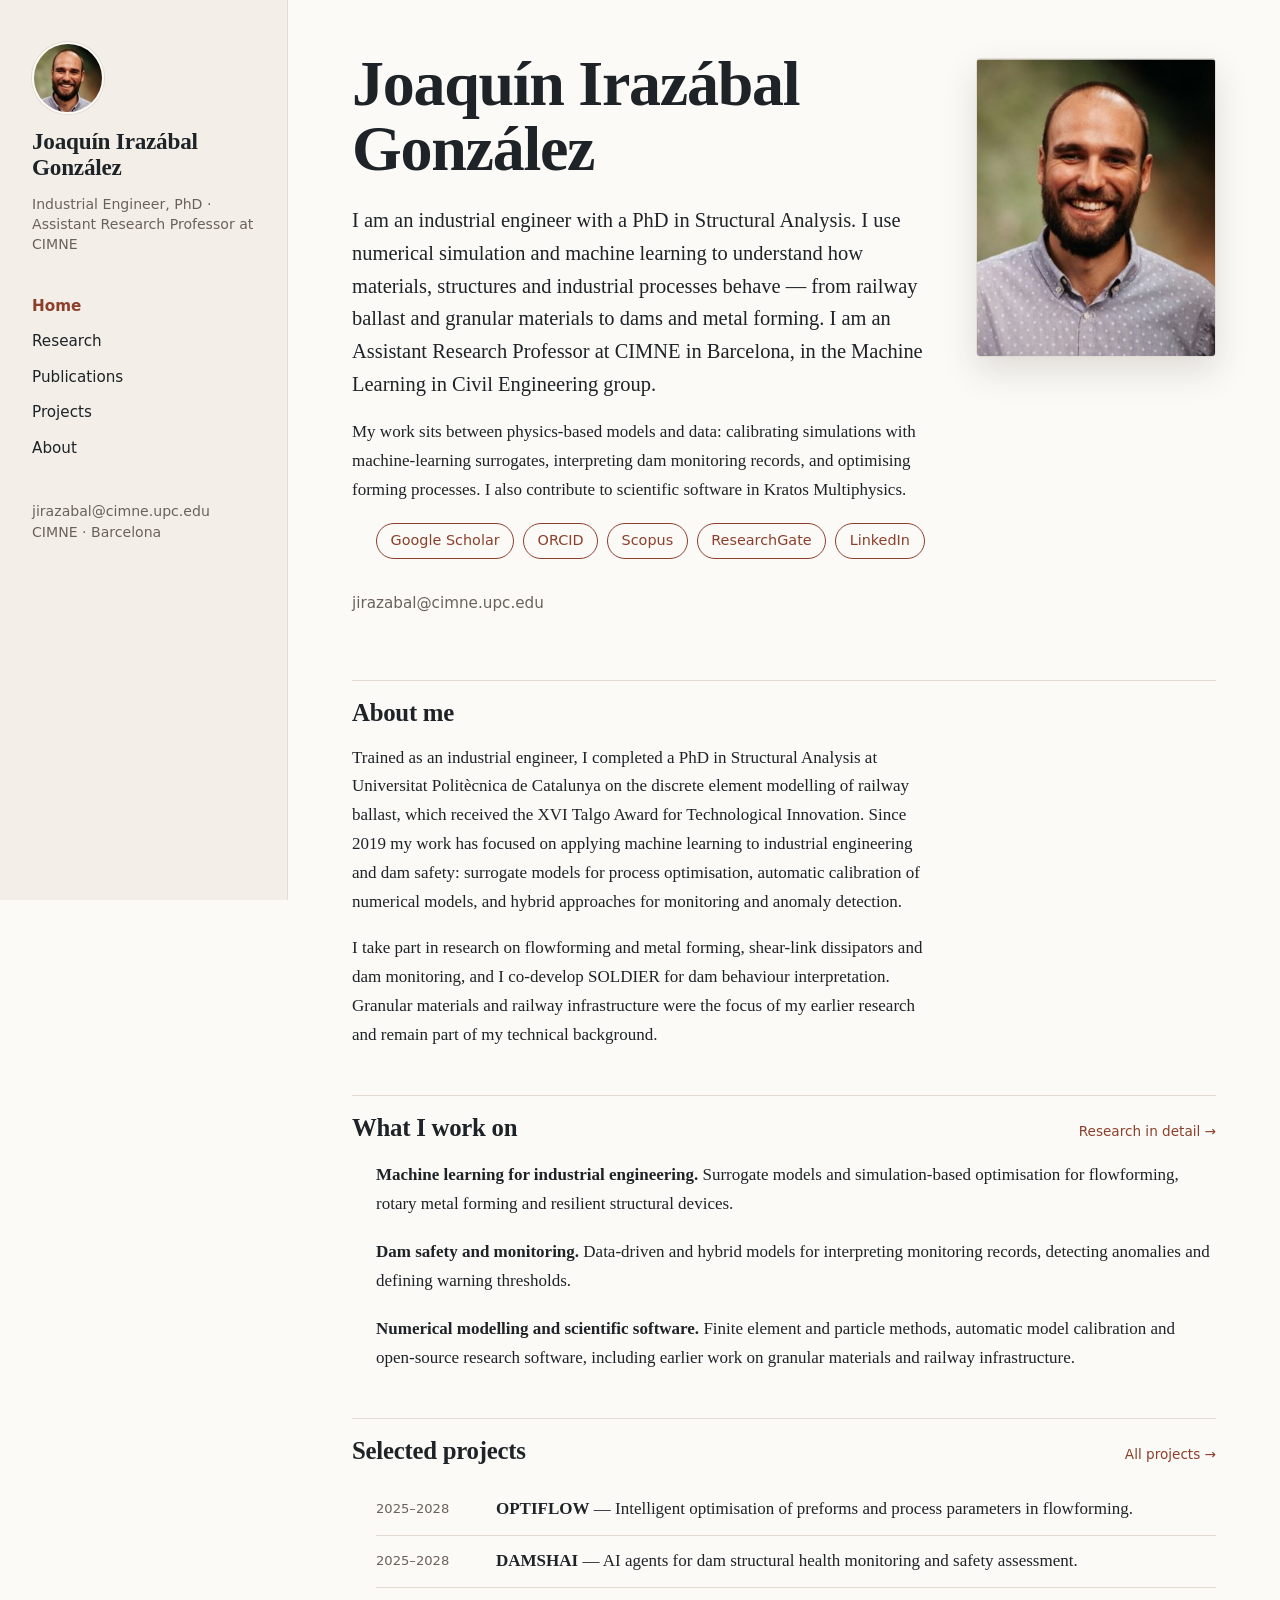
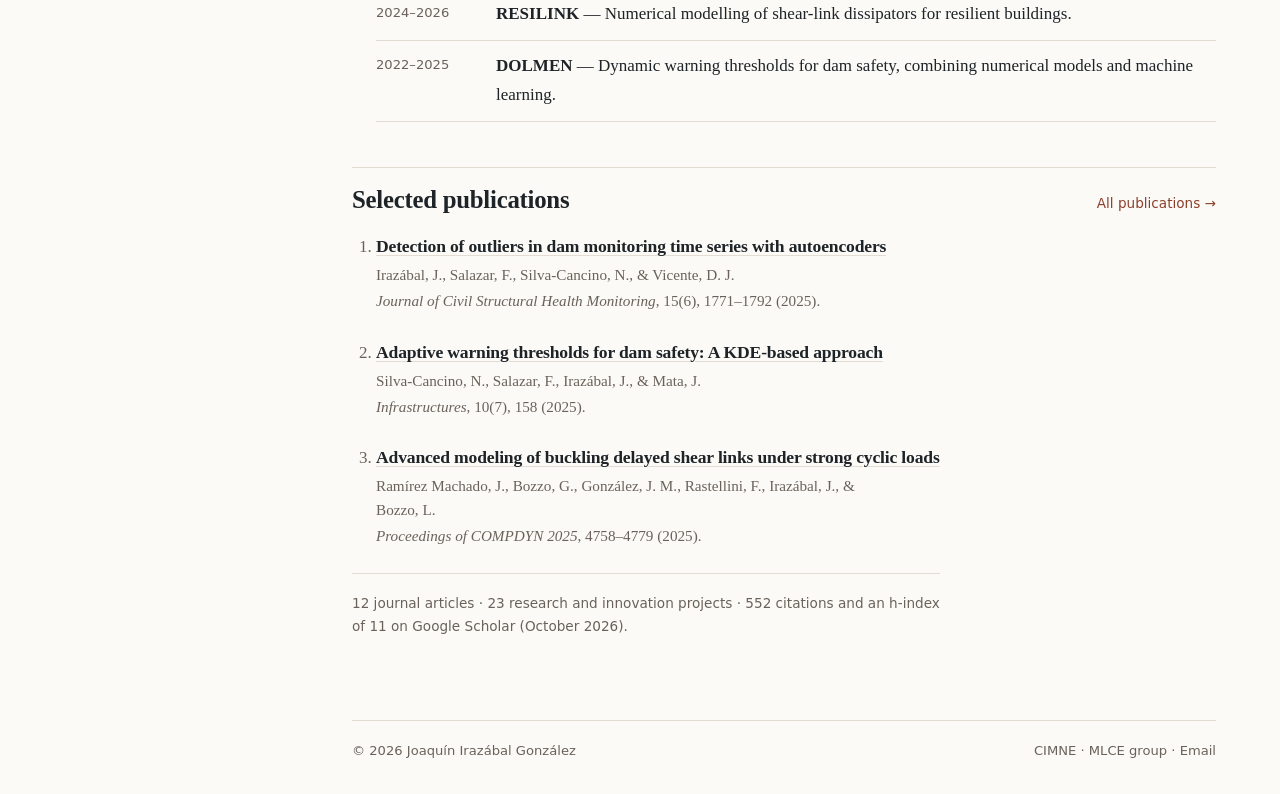
<file: index.html>
<!DOCTYPE html>
<html lang="en">
  <head>
    <meta charset="UTF-8">
    <meta name="viewport" content="width=device-width, initial-scale=1">
    <meta name="description" content="Joaquín Irazábal González, Industrial Engineer and PhD in Structural Analysis. Numerical simulation and machine learning for industrial engineering, dam safety and granular materials. Assistant Research Professor at CIMNE.">
    <title>Joaquín Irazábal González</title>
    <meta name="theme-color" content="#fbfaf7" media="(prefers-color-scheme: light)">
    <meta name="theme-color" content="#171a1c" media="(prefers-color-scheme: dark)">
    <link rel="icon" href="assets/favicon.svg" type="image/svg+xml">
    <link rel="stylesheet" href="styles.css">
  </head>
  <body>
    <a class="skip-link" href="#main-content">Skip to content</a>
    <div class="shell">
      <header class="site-header">
        <a class="identity" href="index.html" aria-label="Joaquín Irazábal González — home">
          <img class="avatar" src="assets/images/joaquin-irazabal-avatar.jpg" alt="" width="125" height="125">
          <span class="name">Joaquín Irazábal González</span>
        </a>
        <p class="role">Industrial Engineer, PhD · Assistant Research Professor at CIMNE</p>
        <nav aria-label="Main navigation">
          <ul class="nav">
            <li><a href="index.html" aria-current="page">Home</a></li>
            <li><a href="research.html">Research</a></li>
            <li><a href="publications.html">Publications</a></li>
            <li><a href="projects.html">Projects</a></li>
            <li><a href="about.html">About</a></li>
          </ul>
        </nav>
        <p class="contact">
          <a href="mailto:jirazabal@cimne.upc.edu">jirazabal@cimne.upc.edu</a>
          <span>CIMNE · Barcelona</span>
        </p>
      </header>

      <div class="page">
        <main id="main-content" class="content" tabindex="-1">
          <section class="hero">
            <div>
              <h1 class="hero-name">Joaquín Irazábal González</h1>
              <p class="lede">I am an industrial engineer with a PhD in Structural Analysis. I use numerical simulation and machine learning to understand how materials, structures and industrial processes behave — from railway ballast and granular materials to dams and metal forming. I am an Assistant Research Professor at CIMNE in Barcelona, in the Machine Learning in Civil Engineering group.</p>
              <p>My work sits between physics-based models and data: calibrating simulations with machine-learning surrogates, interpreting dam monitoring records, and optimising forming processes. I also contribute to scientific software in Kratos Multiphysics.</p>
              <ul class="profiles">
                <li><a href="https://scholar.google.es/citations?user=T08dTR4AAAAJ&amp;hl=en">Google Scholar</a></li>
                <li><a href="https://orcid.org/0000-0003-4966-4812">ORCID</a></li>
                <li><a href="https://www.scopus.com/authid/detail.uri?authorId=56823548200">Scopus</a></li>
                <li><a href="https://www.researchgate.net/profile/Joaquin-Irazabal-Gonzalez">ResearchGate</a></li>
                <li><a href="https://www.linkedin.com/in/joaquinirazabalgonzalez/">LinkedIn</a></li>
              </ul>
              <p class="email"><a href="mailto:jirazabal@cimne.upc.edu">jirazabal@cimne.upc.edu</a></p>
            </div>
            <figure class="home-photo">
              <img src="assets/images/joaquin-irazabal.jpg" alt="Joaquín Irazábal González" width="800" height="1000">
            </figure>
          </section>

          <section>
            <h2>About me</h2>
            <p>Trained as an industrial engineer, I completed a PhD in Structural Analysis at Universitat Politècnica de Catalunya on the discrete element modelling of railway ballast, which received the XVI Talgo Award for Technological Innovation. Since 2019 my work has focused on applying machine learning to industrial engineering and dam safety: surrogate models for process optimisation, automatic calibration of numerical models, and hybrid approaches for monitoring and anomaly detection.</p>
            <p>I take part in research on flowforming and metal forming, shear-link dissipators and dam monitoring, and I co-develop SOLDIER for dam behaviour interpretation. Granular materials and railway infrastructure were the focus of my earlier research and remain part of my technical background.</p>
          </section>

          <section>
            <div class="section-head">
              <h2>What I work on</h2>
              <a href="research.html">Research in detail →</a>
            </div>
            <ul class="plain-list">
              <li><strong>Machine learning for industrial engineering.</strong> Surrogate models and simulation-based optimisation for flowforming, rotary metal forming and resilient structural devices.</li>
              <li><strong>Dam safety and monitoring.</strong> Data-driven and hybrid models for interpreting monitoring records, detecting anomalies and defining warning thresholds.</li>
              <li><strong>Numerical modelling and scientific software.</strong> Finite element and particle methods, automatic model calibration and open-source research software, including earlier work on granular materials and railway infrastructure.</li>
            </ul>
          </section>

          <section>
            <div class="section-head">
              <h2>Selected projects</h2>
              <a href="projects.html">All projects →</a>
            </div>
            <ul class="link-list">
              <li>
                <span class="when">2025–2028</span>
                <div><a href="projects.html#optiflow">OPTIFLOW</a> — Intelligent optimisation of preforms and process parameters in flowforming.</div>
              </li>
              <li>
                <span class="when">2025–2028</span>
                <div><a href="projects.html#damshai">DAMSHAI</a> — AI agents for dam structural health monitoring and safety assessment.</div>
              </li>
              <li>
                <span class="when">2024–2026</span>
                <div><a href="projects.html#resilink">RESILINK</a> — Numerical modelling of shear-link dissipators for resilient buildings.</div>
              </li>
              <li>
                <span class="when">2022–2025</span>
                <div><a href="projects.html#dolmen">DOLMEN</a> — Dynamic warning thresholds for dam safety, combining numerical models and machine learning.</div>
              </li>
            </ul>
          </section>

          <section>
            <div class="section-head">
              <h2>Selected publications</h2>
              <a href="publications.html">All publications →</a>
            </div>
            <ol class="publications-list">
              <li>
                <h3><a href="https://doi.org/10.1007/s13349-025-00910-4">Detection of outliers in dam monitoring time series with autoencoders</a></h3>
                <p>Irazábal, J., Salazar, F., Silva-Cancino, N., &amp; Vicente, D. J.</p>
                <p><cite>Journal of Civil Structural Health Monitoring</cite>, 15(6), 1771–1792 (2025).</p>
              </li>
              <li>
                <h3><a href="https://doi.org/10.3390/infrastructures10070158">Adaptive warning thresholds for dam safety: A KDE-based approach</a></h3>
                <p>Silva-Cancino, N., Salazar, F., Irazábal, J., &amp; Mata, J.</p>
                <p><cite>Infrastructures</cite>, 10(7), 158 (2025).</p>
              </li>
              <li>
                <h3><a href="https://doi.org/10.7712/120125.12772.25355">Advanced modeling of buckling delayed shear links under strong cyclic loads</a></h3>
                <p>Ramírez Machado, J., Bozzo, G., González, J. M., Rastellini, F., Irazábal, J., &amp; Bozzo, L.</p>
                <p><cite>Proceedings of COMPDYN 2025</cite>, 4758–4779 (2025).</p>
              </li>
            </ol>
          </section>

          <p class="metrics">12 journal articles · 23 research and innovation projects · 552 citations and an h-index of 11 on Google Scholar (October 2026).</p>
        </main>

        <footer class="site-footer">
          <p>© 2026 Joaquín Irazábal González</p>
          <p><a href="https://cimne.com/" target="_blank" rel="noopener noreferrer">CIMNE</a> · <a href="https://cimnemadrid.github.io/MLCE_Website/" target="_blank" rel="noopener noreferrer">MLCE group</a> · <a href="mailto:jirazabal@cimne.upc.edu">Email</a></p>
        </footer>
      </div>
    </div>
  </body>
</html>
</file>
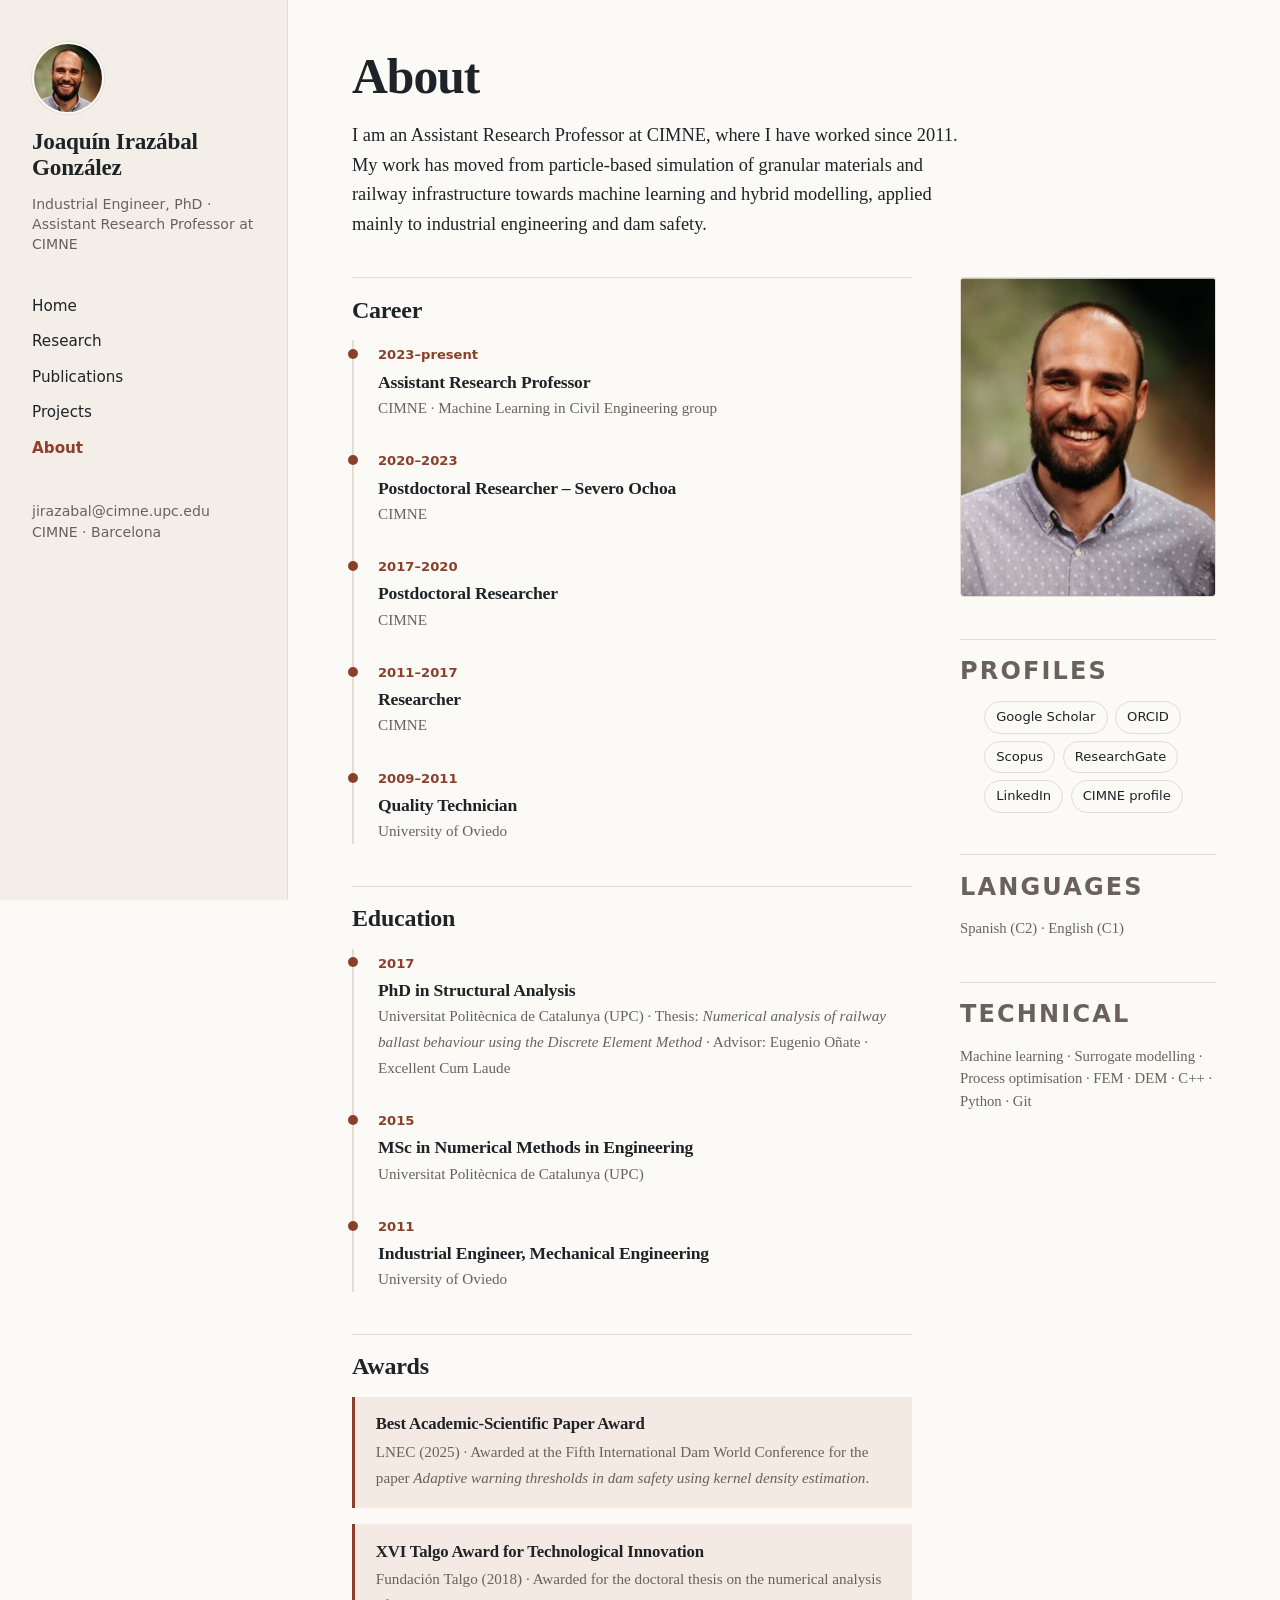
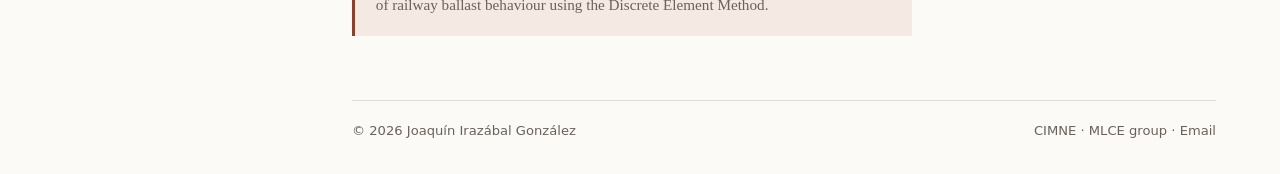
<file: about.html>
<!DOCTYPE html>
<html lang="en">
  <head>
    <meta charset="UTF-8">
    <meta name="viewport" content="width=device-width, initial-scale=1">
    <meta name="description" content="Career, education, awards and contact details of Joaquín Irazábal González, Assistant Research Professor at CIMNE.">
    <title>About | Joaquín Irazábal González</title>
    <meta name="theme-color" content="#fbfaf7" media="(prefers-color-scheme: light)">
    <meta name="theme-color" content="#171a1c" media="(prefers-color-scheme: dark)">
    <link rel="icon" href="assets/favicon.svg" type="image/svg+xml">
    <link rel="stylesheet" href="styles.css">
  </head>
  <body>
    <a class="skip-link" href="#main-content">Skip to content</a>
    <div class="shell">
      <header class="site-header">
        <a class="identity" href="index.html" aria-label="Joaquín Irazábal González — home">
          <img class="avatar" src="assets/images/joaquin-irazabal-avatar.jpg" alt="" width="125" height="125">
          <span class="name">Joaquín Irazábal González</span>
        </a>
        <p class="role">Industrial Engineer, PhD · Assistant Research Professor at CIMNE</p>
        <nav aria-label="Main navigation">
          <ul class="nav">
            <li><a href="index.html">Home</a></li>
            <li><a href="research.html">Research</a></li>
            <li><a href="publications.html">Publications</a></li>
            <li><a href="projects.html">Projects</a></li>
            <li><a href="about.html" aria-current="page">About</a></li>
          </ul>
        </nav>
        <p class="contact">
          <a href="mailto:jirazabal@cimne.upc.edu">jirazabal@cimne.upc.edu</a>
          <span>CIMNE · Barcelona</span>
        </p>
      </header>

      <div class="page">
        <main id="main-content" class="content" tabindex="-1">
          <header class="page-intro">
            <h1 class="page-title">About</h1>
            <p class="intro">I am an Assistant Research Professor at CIMNE, where I have worked since 2011. My work has moved from particle-based simulation of granular materials and railway infrastructure towards machine learning and hybrid modelling, applied mainly to industrial engineering and dam safety.</p>
          </header>

          <div class="about-layout">
            <div class="about-main">
              <h2>Career</h2>
              <ol class="timeline">
                <li>
                  <span class="when">2023–present</span>
                  <h3>Assistant Research Professor</h3>
                  <p>CIMNE · Machine Learning in Civil Engineering group</p>
                </li>
                <li>
                  <span class="when">2020–2023</span>
                  <h3>Postdoctoral Researcher – Severo Ochoa</h3>
                  <p>CIMNE</p>
                </li>
                <li>
                  <span class="when">2017–2020</span>
                  <h3>Postdoctoral Researcher</h3>
                  <p>CIMNE</p>
                </li>
                <li>
                  <span class="when">2011–2017</span>
                  <h3>Researcher</h3>
                  <p>CIMNE</p>
                </li>
                <li>
                  <span class="when">2009–2011</span>
                  <h3>Quality Technician</h3>
                  <p>University of Oviedo</p>
                </li>
              </ol>

              <h2>Education</h2>
              <ol class="timeline">
                <li>
                  <span class="when">2017</span>
                  <h3>PhD in Structural Analysis</h3>
                  <p>Universitat Politècnica de Catalunya (UPC) · Thesis: <cite>Numerical analysis of railway ballast behaviour using the Discrete Element Method</cite> · Advisor: Eugenio Oñate · Excellent Cum Laude</p>
                </li>
                <li>
                  <span class="when">2015</span>
                  <h3>MSc in Numerical Methods in Engineering</h3>
                  <p>Universitat Politècnica de Catalunya (UPC)</p>
                </li>
                <li>
                  <span class="when">2011</span>
                  <h3>Industrial Engineer, Mechanical Engineering</h3>
                  <p>University of Oviedo</p>
                </li>
              </ol>

              <h2>Awards</h2>
              <div class="award">
                <h3>Best Academic-Scientific Paper Award</h3>
                <p>LNEC (2025) · Awarded at the Fifth International Dam World Conference for the paper <cite>Adaptive warning thresholds in dam safety using kernel density estimation</cite>.</p>
              </div>
              <div class="award">
                <h3>XVI Talgo Award for Technological Innovation</h3>
                <p>Fundación Talgo (2018) · Awarded for the doctoral thesis on the numerical analysis of railway ballast behaviour using the Discrete Element Method.</p>
              </div>
            </div>

            <aside class="about-side">
              <img class="about-photo" src="assets/images/joaquin-irazabal.jpg" alt="Joaquín Irazábal González" width="800" height="1000">

              <h2 class="side-title">Profiles</h2>
              <ul class="profile-links">
                <li><a href="https://scholar.google.es/citations?user=T08dTR4AAAAJ&amp;hl=en">Google Scholar</a></li>
                <li><a href="https://orcid.org/0000-0003-4966-4812">ORCID</a></li>
                <li><a href="https://www.scopus.com/authid/detail.uri?authorId=56823548200">Scopus</a></li>
                <li><a href="https://www.researchgate.net/profile/Joaquin-Irazabal-Gonzalez">ResearchGate</a></li>
                <li><a href="https://www.linkedin.com/in/joaquinirazabalgonzalez/">LinkedIn</a></li>
                <li><a href="http://www.cimne.com/verperfil/5424">CIMNE profile</a></li>
              </ul>

              <h2 class="side-title">Languages</h2>
              <p>Spanish (C2) · English (C1)</p>

              <h2 class="side-title">Technical</h2>
              <p>Machine learning · Surrogate modelling · Process optimisation · FEM · DEM · C++ · Python · Git</p>
            </aside>
          </div>
        </main>

        <footer class="site-footer">
          <p>© 2026 Joaquín Irazábal González</p>
          <p><a href="https://cimne.com/" target="_blank" rel="noopener noreferrer">CIMNE</a> · <a href="https://cimnemadrid.github.io/MLCE_Website/" target="_blank" rel="noopener noreferrer">MLCE group</a> · <a href="mailto:jirazabal@cimne.upc.edu">Email</a></p>
        </footer>
      </div>
    </div>
  </body>
</html>
</file>
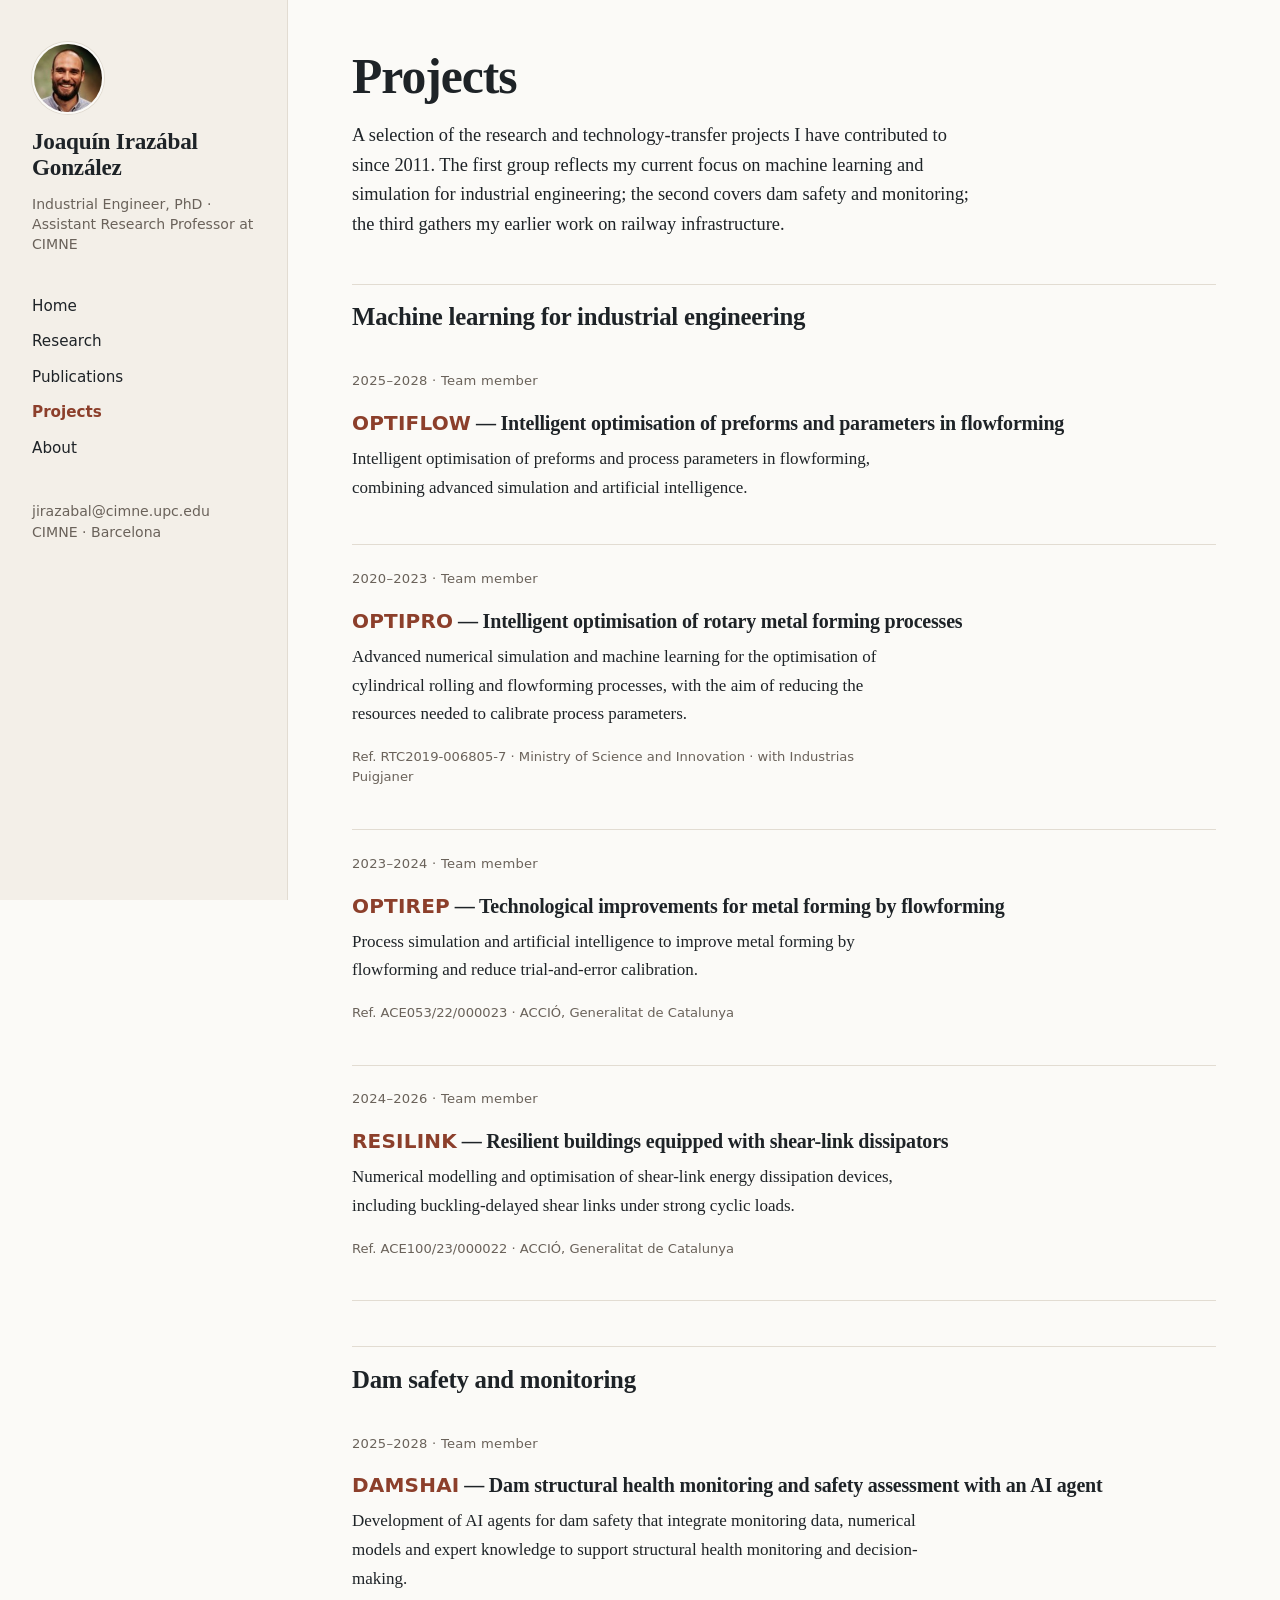
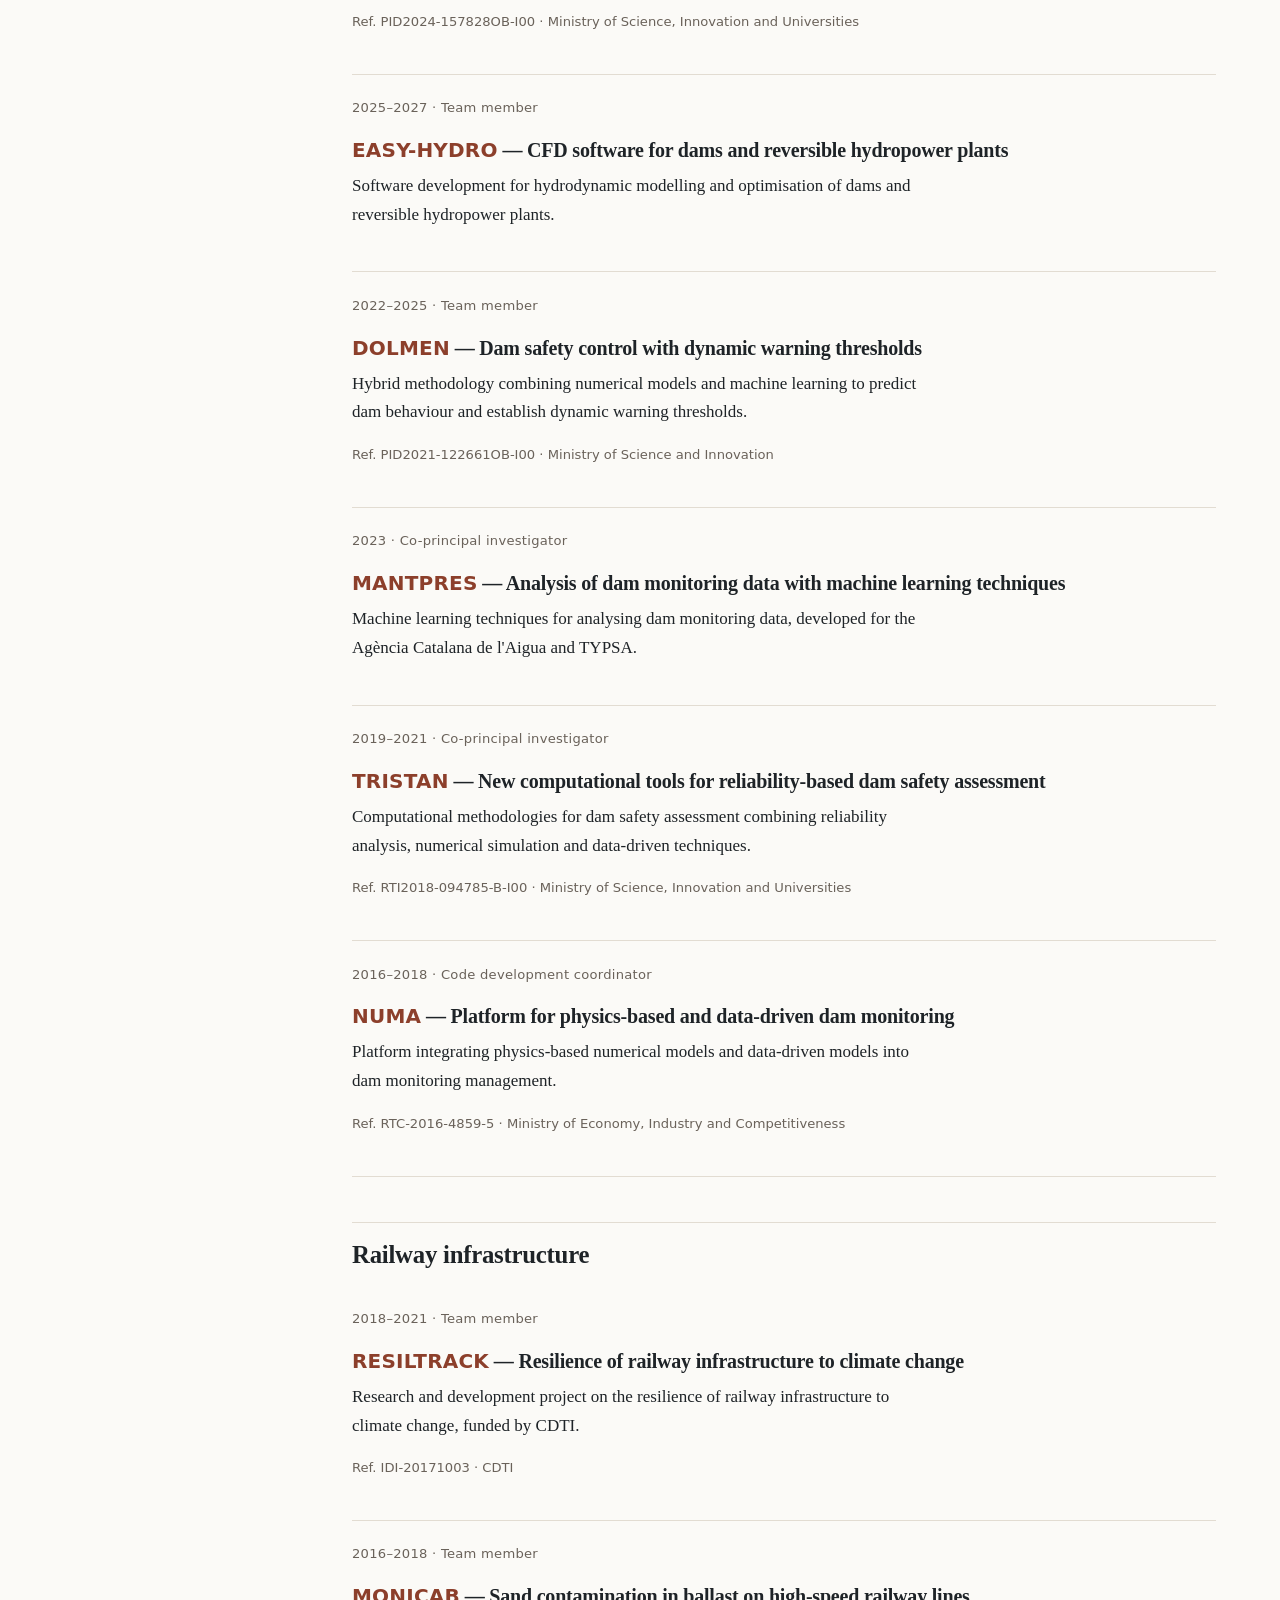
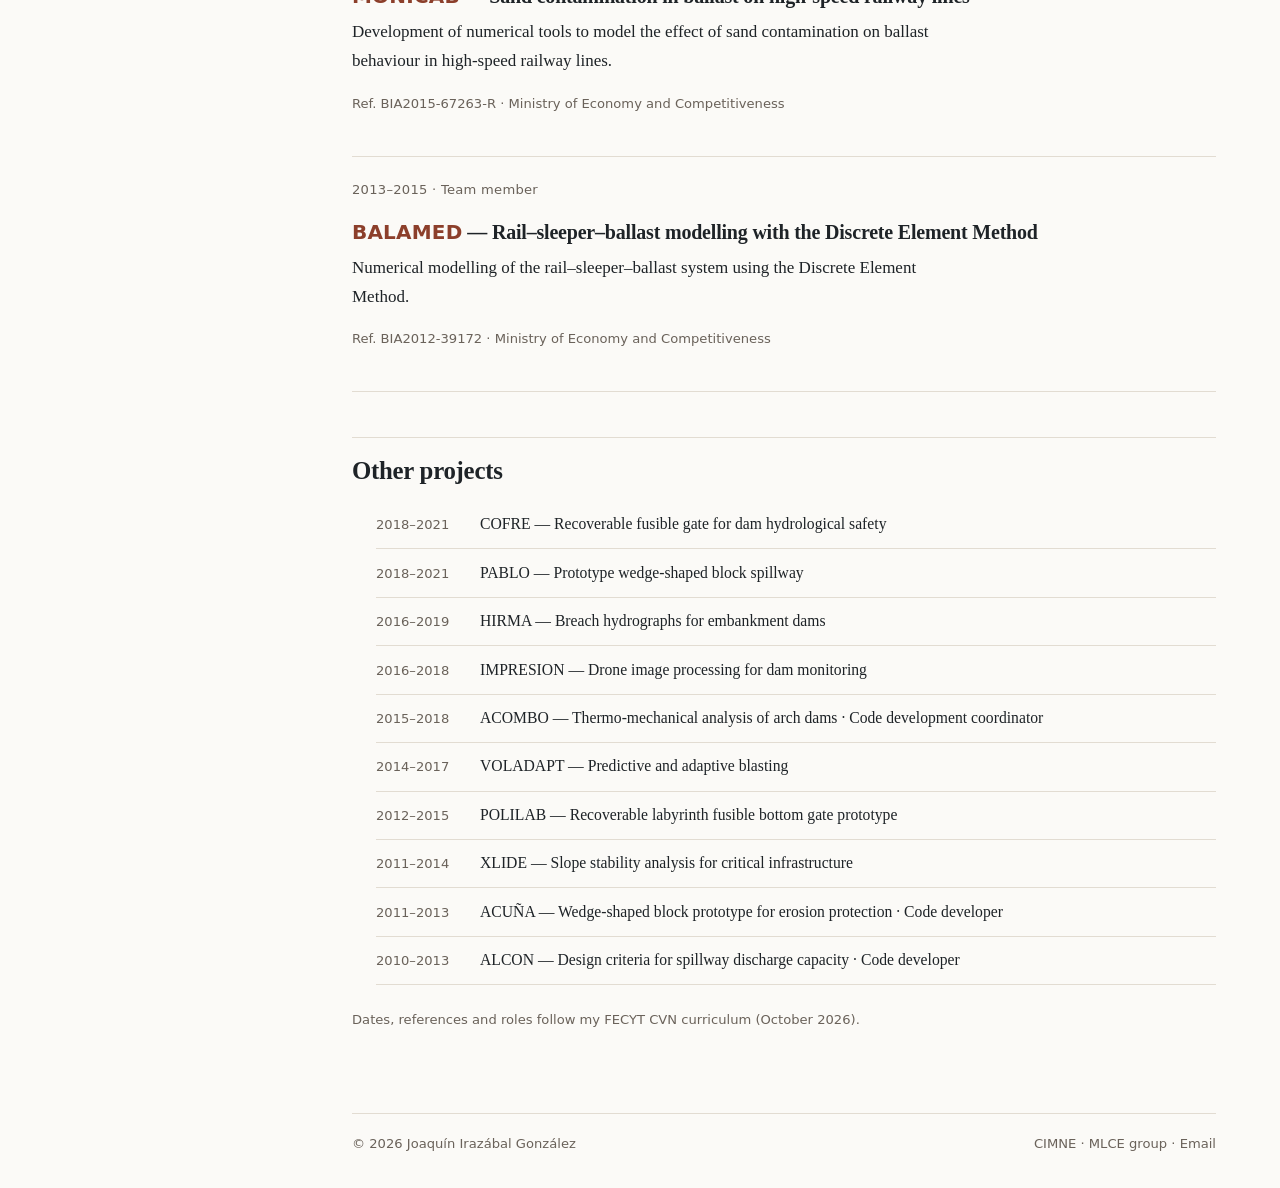
<file: projects.html>
<!DOCTYPE html>
<html lang="en">
  <head>
    <meta charset="UTF-8">
    <meta name="viewport" content="width=device-width, initial-scale=1">
    <meta name="description" content="Projects by Joaquín Irazábal González: machine learning for industrial engineering, dam safety and monitoring, and numerical modelling.">
    <title>Projects | Joaquín Irazábal González</title>
    <meta name="theme-color" content="#fbfaf7" media="(prefers-color-scheme: light)">
    <meta name="theme-color" content="#171a1c" media="(prefers-color-scheme: dark)">
    <link rel="icon" href="assets/favicon.svg" type="image/svg+xml">
    <link rel="stylesheet" href="styles.css">
  </head>
  <body>
    <a class="skip-link" href="#main-content">Skip to content</a>
    <div class="shell">
      <header class="site-header">
        <a class="identity" href="index.html" aria-label="Joaquín Irazábal González — home">
          <img class="avatar" src="assets/images/joaquin-irazabal-avatar.jpg" alt="" width="125" height="125">
          <span class="name">Joaquín Irazábal González</span>
        </a>
        <p class="role">Industrial Engineer, PhD · Assistant Research Professor at CIMNE</p>
        <nav aria-label="Main navigation">
          <ul class="nav">
            <li><a href="index.html">Home</a></li>
            <li><a href="research.html">Research</a></li>
            <li><a href="publications.html">Publications</a></li>
            <li><a href="projects.html" aria-current="page">Projects</a></li>
            <li><a href="about.html">About</a></li>
          </ul>
        </nav>
        <p class="contact">
          <a href="mailto:jirazabal@cimne.upc.edu">jirazabal@cimne.upc.edu</a>
          <span>CIMNE · Barcelona</span>
        </p>
      </header>

      <div class="page">
        <main id="main-content" class="content" tabindex="-1">
          <header class="page-intro">
            <h1 class="page-title">Projects</h1>
            <p class="intro">A selection of the research and technology-transfer projects I have contributed to since 2011. The first group reflects my current focus on machine learning and simulation for industrial engineering; the second covers dam safety and monitoring; the third gathers my earlier work on railway infrastructure.</p>
          </header>

          <section class="group">
            <h2>Machine learning for industrial engineering</h2>

            <article class="entry" id="optiflow">
              <p class="entry-meta">2025–2028 · Team member</p>
              <h3><span class="acronym">OPTIFLOW</span> — Intelligent optimisation of preforms and parameters in flowforming</h3>
              <p>Intelligent optimisation of preforms and process parameters in flowforming, combining advanced simulation and artificial intelligence.</p>
            </article>

            <article class="entry" id="optipro">
              <p class="entry-meta">2020–2023 · Team member</p>
              <h3><span class="acronym">OPTIPRO</span> — Intelligent optimisation of rotary metal forming processes</h3>
              <p>Advanced numerical simulation and machine learning for the optimisation of cylindrical rolling and flowforming processes, with the aim of reducing the resources needed to calibrate process parameters.</p>
              <p class="entry-foot">Ref. RTC2019-006805-7 · Ministry of Science and Innovation · with Industrias Puigjaner</p>
            </article>

            <article class="entry" id="optirep">
              <p class="entry-meta">2023–2024 · Team member</p>
              <h3><span class="acronym">OPTIREP</span> — Technological improvements for metal forming by flowforming</h3>
              <p>Process simulation and artificial intelligence to improve metal forming by flowforming and reduce trial-and-error calibration.</p>
              <p class="entry-foot">Ref. ACE053/22/000023 · ACCIÓ, Generalitat de Catalunya</p>
            </article>

            <article class="entry" id="resilink">
              <p class="entry-meta">2024–2026 · Team member</p>
              <h3><span class="acronym">RESILINK</span> — Resilient buildings equipped with shear-link dissipators</h3>
              <p>Numerical modelling and optimisation of shear-link energy dissipation devices, including buckling-delayed shear links under strong cyclic loads.</p>
              <p class="entry-foot">Ref. ACE100/23/000022 · ACCIÓ, Generalitat de Catalunya</p>
            </article>
          </section>

          <section class="group">
            <h2>Dam safety and monitoring</h2>

            <article class="entry" id="damshai">
              <p class="entry-meta">2025–2028 · Team member</p>
              <h3><span class="acronym">DAMSHAI</span> — Dam structural health monitoring and safety assessment with an AI agent</h3>
              <p>Development of AI agents for dam safety that integrate monitoring data, numerical models and expert knowledge to support structural health monitoring and decision-making.</p>
              <p class="entry-foot">Ref. PID2024-157828OB-I00 · Ministry of Science, Innovation and Universities</p>
            </article>

            <article class="entry" id="easy-hydro">
              <p class="entry-meta">2025–2027 · Team member</p>
              <h3><span class="acronym">EASY-HYDRO</span> — CFD software for dams and reversible hydropower plants</h3>
              <p>Software development for hydrodynamic modelling and optimisation of dams and reversible hydropower plants.</p>
            </article>

            <article class="entry" id="dolmen">
              <p class="entry-meta">2022–2025 · Team member</p>
              <h3><span class="acronym">DOLMEN</span> — Dam safety control with dynamic warning thresholds</h3>
              <p>Hybrid methodology combining numerical models and machine learning to predict dam behaviour and establish dynamic warning thresholds.</p>
              <p class="entry-foot">Ref. PID2021-122661OB-I00 · Ministry of Science and Innovation</p>
            </article>

            <article class="entry" id="mantpres">
              <p class="entry-meta">2023 · Co-principal investigator</p>
              <h3><span class="acronym">MANTPRES</span> — Analysis of dam monitoring data with machine learning techniques</h3>
              <p>Machine learning techniques for analysing dam monitoring data, developed for the Agència Catalana de l'Aigua and TYPSA.</p>
            </article>

            <article class="entry" id="tristan">
              <p class="entry-meta">2019–2021 · Co-principal investigator</p>
              <h3><span class="acronym">TRISTAN</span> — New computational tools for reliability-based dam safety assessment</h3>
              <p>Computational methodologies for dam safety assessment combining reliability analysis, numerical simulation and data-driven techniques.</p>
              <p class="entry-foot">Ref. RTI2018-094785-B-I00 · Ministry of Science, Innovation and Universities</p>
            </article>

            <article class="entry" id="numa">
              <p class="entry-meta">2016–2018 · Code development coordinator</p>
              <h3><span class="acronym">NUMA</span> — Platform for physics-based and data-driven dam monitoring</h3>
              <p>Platform integrating physics-based numerical models and data-driven models into dam monitoring management.</p>
              <p class="entry-foot">Ref. RTC-2016-4859-5 · Ministry of Economy, Industry and Competitiveness</p>
            </article>
          </section>

          <section class="group">
            <h2>Railway infrastructure</h2>

            <article class="entry" id="resiltrack">
              <p class="entry-meta">2018–2021 · Team member</p>
              <h3><span class="acronym">RESILTRACK</span> — Resilience of railway infrastructure to climate change</h3>
              <p>Research and development project on the resilience of railway infrastructure to climate change, funded by CDTI.</p>
              <p class="entry-foot">Ref. IDI-20171003 · CDTI</p>
            </article>

            <article class="entry" id="monicab">
              <p class="entry-meta">2016–2018 · Team member</p>
              <h3><span class="acronym">MONICAB</span> — Sand contamination in ballast on high-speed railway lines</h3>
              <p>Development of numerical tools to model the effect of sand contamination on ballast behaviour in high-speed railway lines.</p>
              <p class="entry-foot">Ref. BIA2015-67263-R · Ministry of Economy and Competitiveness</p>
            </article>

            <article class="entry" id="balamed">
              <p class="entry-meta">2013–2015 · Team member</p>
              <h3><span class="acronym">BALAMED</span> — Rail–sleeper–ballast modelling with the Discrete Element Method</h3>
              <p>Numerical modelling of the rail–sleeper–ballast system using the Discrete Element Method.</p>
              <p class="entry-foot">Ref. BIA2012-39172 · Ministry of Economy and Competitiveness</p>
            </article>
          </section>

          <section class="group">
            <h2>Other projects</h2>
            <ul class="compact-list">
              <li><span class="when">2018–2021</span>COFRE — Recoverable fusible gate for dam hydrological safety</li>
              <li><span class="when">2018–2021</span>PABLO — Prototype wedge-shaped block spillway</li>
              <li><span class="when">2016–2019</span>HIRMA — Breach hydrographs for embankment dams</li>
              <li><span class="when">2016–2018</span>IMPRESION — Drone image processing for dam monitoring</li>
              <li><span class="when">2015–2018</span>ACOMBO — Thermo-mechanical analysis of arch dams · Code development coordinator</li>
              <li><span class="when">2014–2017</span>VOLADAPT — Predictive and adaptive blasting</li>
              <li><span class="when">2012–2015</span>POLILAB — Recoverable labyrinth fusible bottom gate prototype</li>
              <li><span class="when">2011–2014</span>XLIDE — Slope stability analysis for critical infrastructure</li>
              <li><span class="when">2011–2013</span>ACUÑA — Wedge-shaped block prototype for erosion protection · Code developer</li>
              <li><span class="when">2010–2013</span>ALCON — Design criteria for spillway discharge capacity · Code developer</li>
            </ul>
          </section>

          <p class="page-note">Dates, references and roles follow my FECYT CVN curriculum (October 2026).</p>
        </main>

        <footer class="site-footer">
          <p>© 2026 Joaquín Irazábal González</p>
          <p><a href="https://cimne.com/" target="_blank" rel="noopener noreferrer">CIMNE</a> · <a href="https://cimnemadrid.github.io/MLCE_Website/" target="_blank" rel="noopener noreferrer">MLCE group</a> · <a href="mailto:jirazabal@cimne.upc.edu">Email</a></p>
        </footer>
      </div>
    </div>
  </body>
</html>
</file>
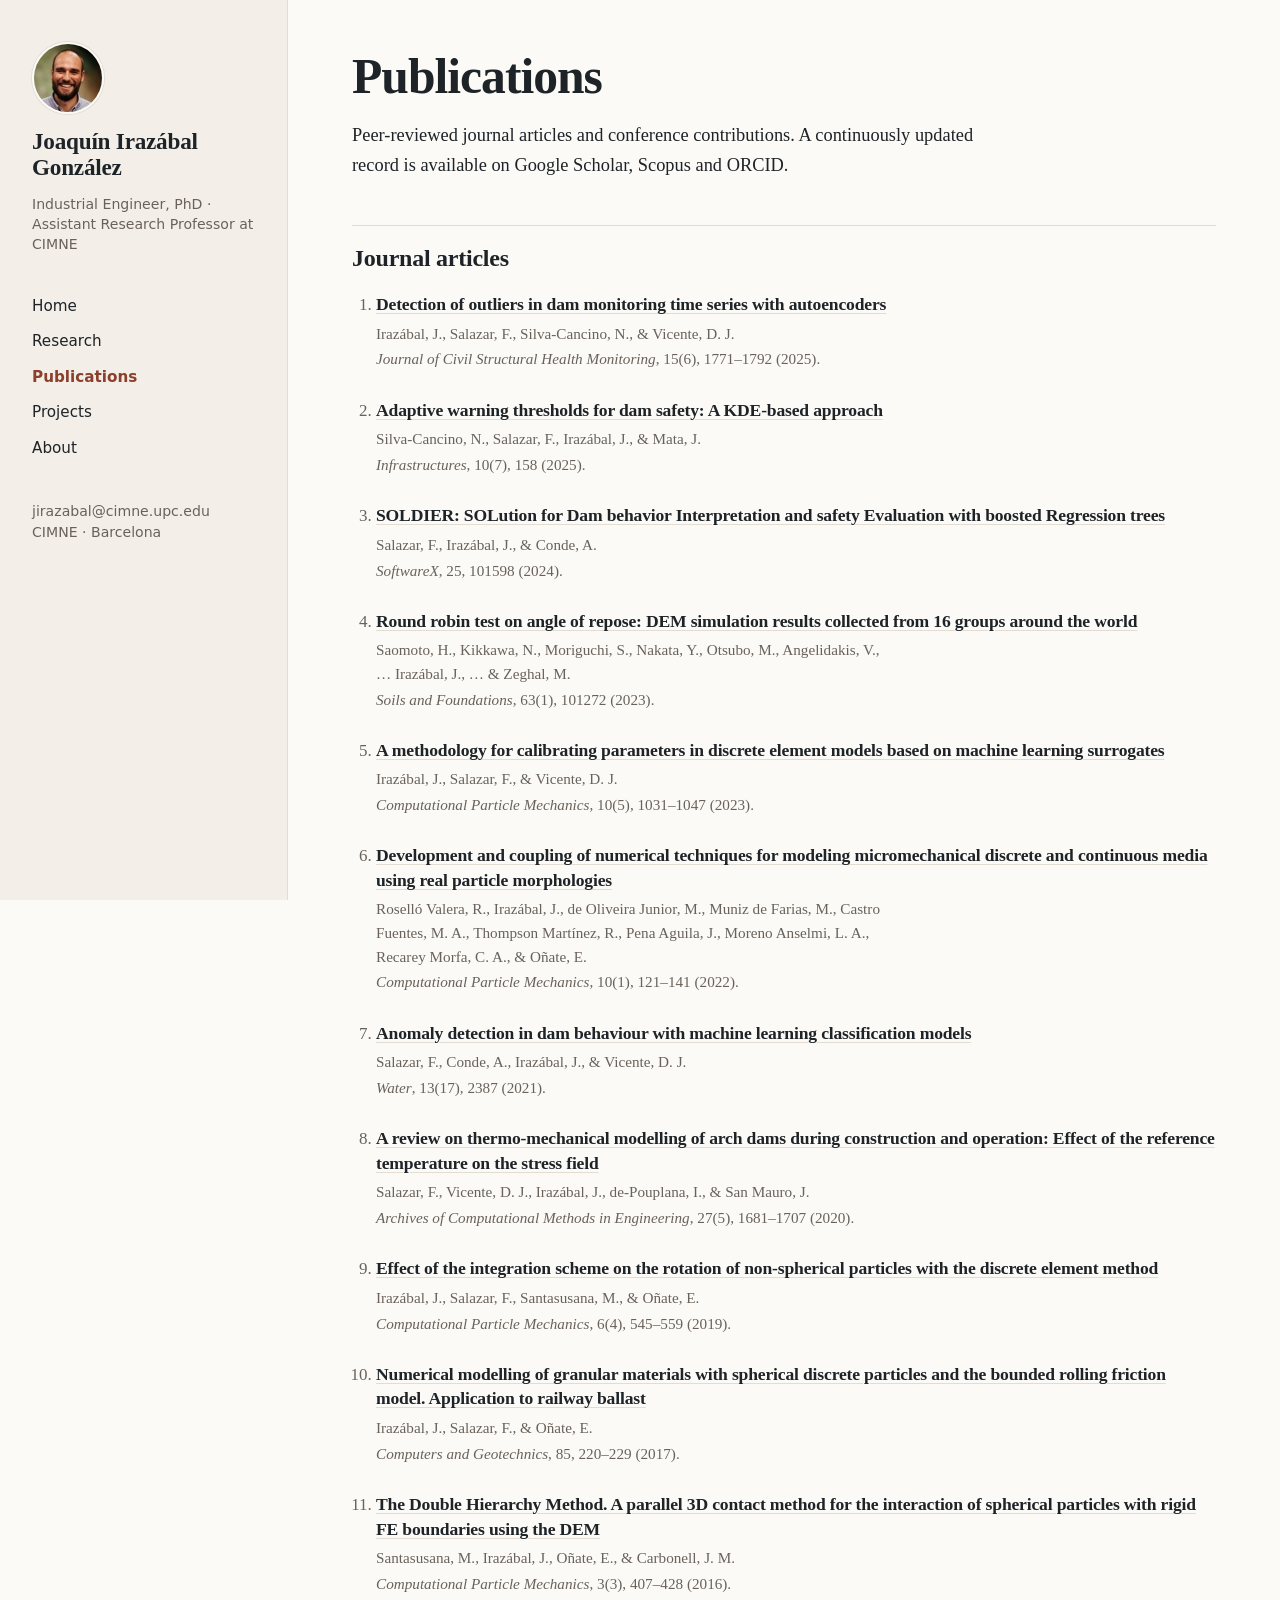
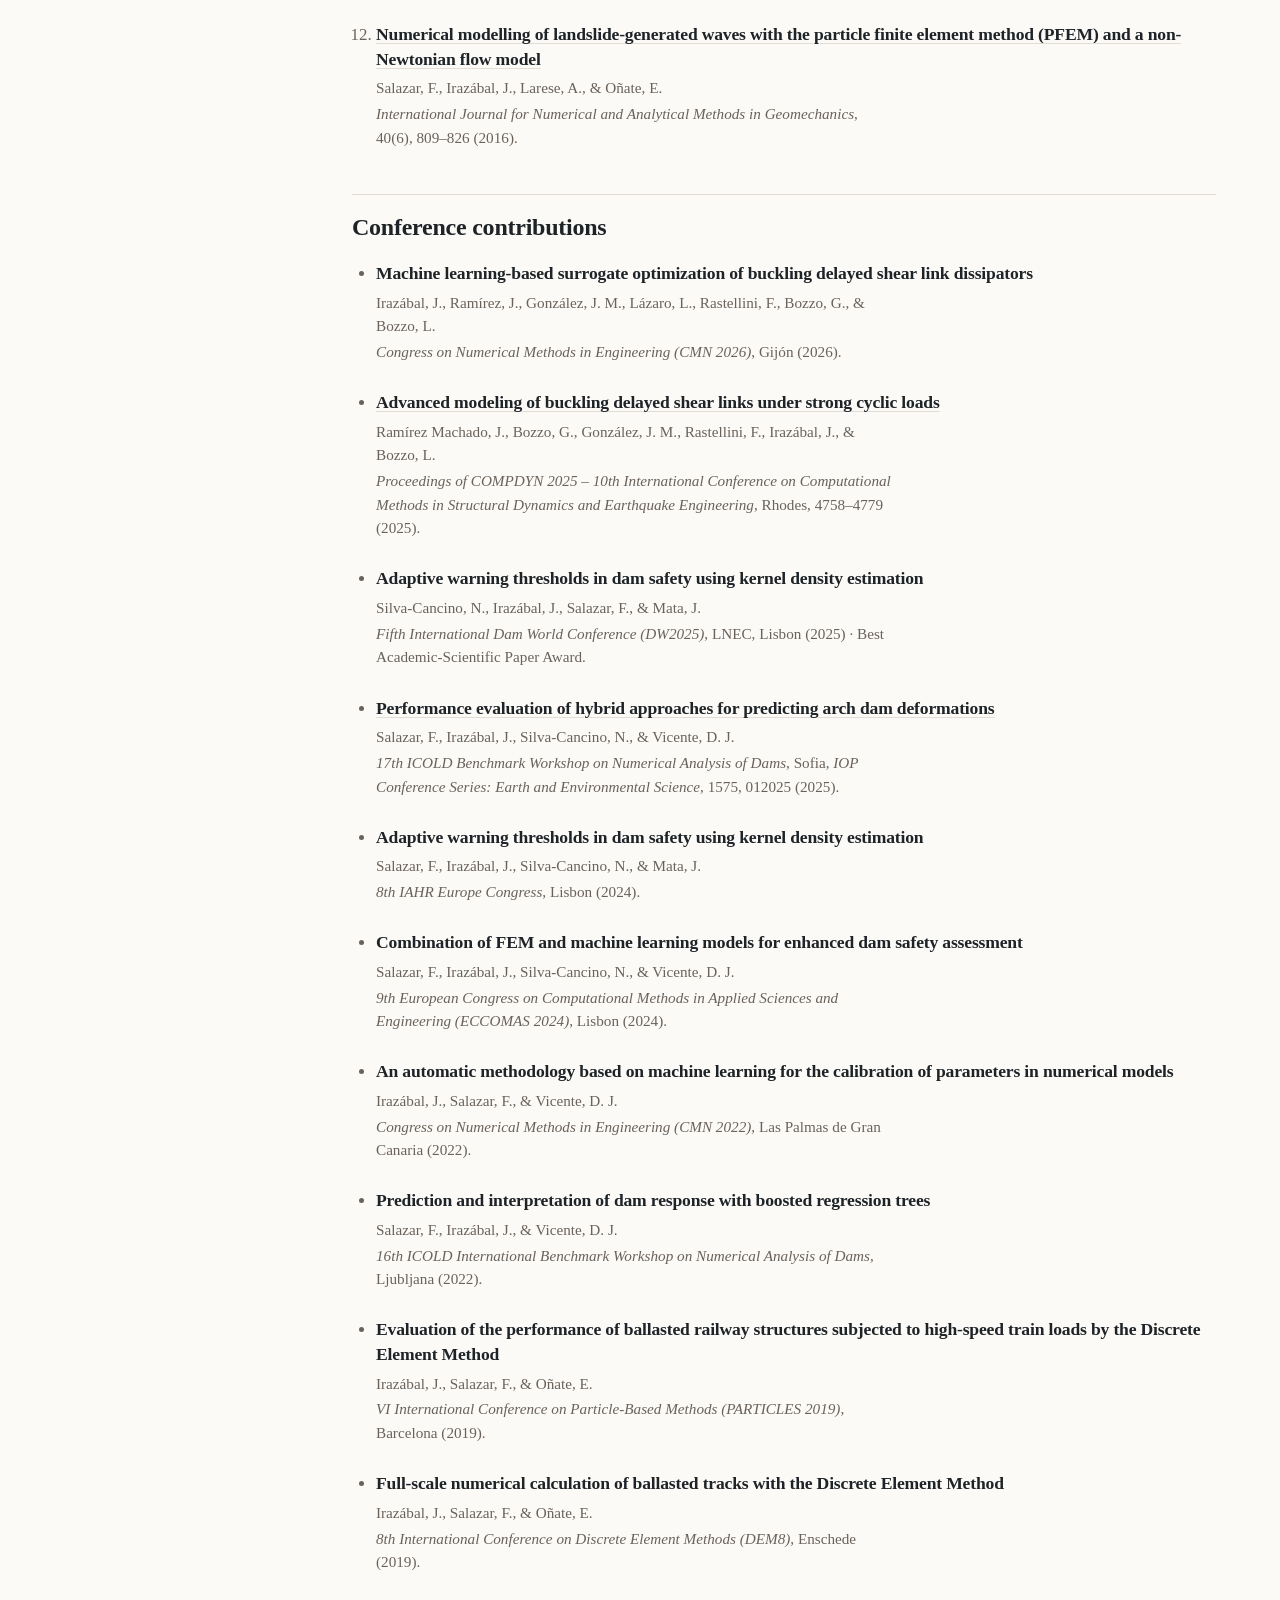
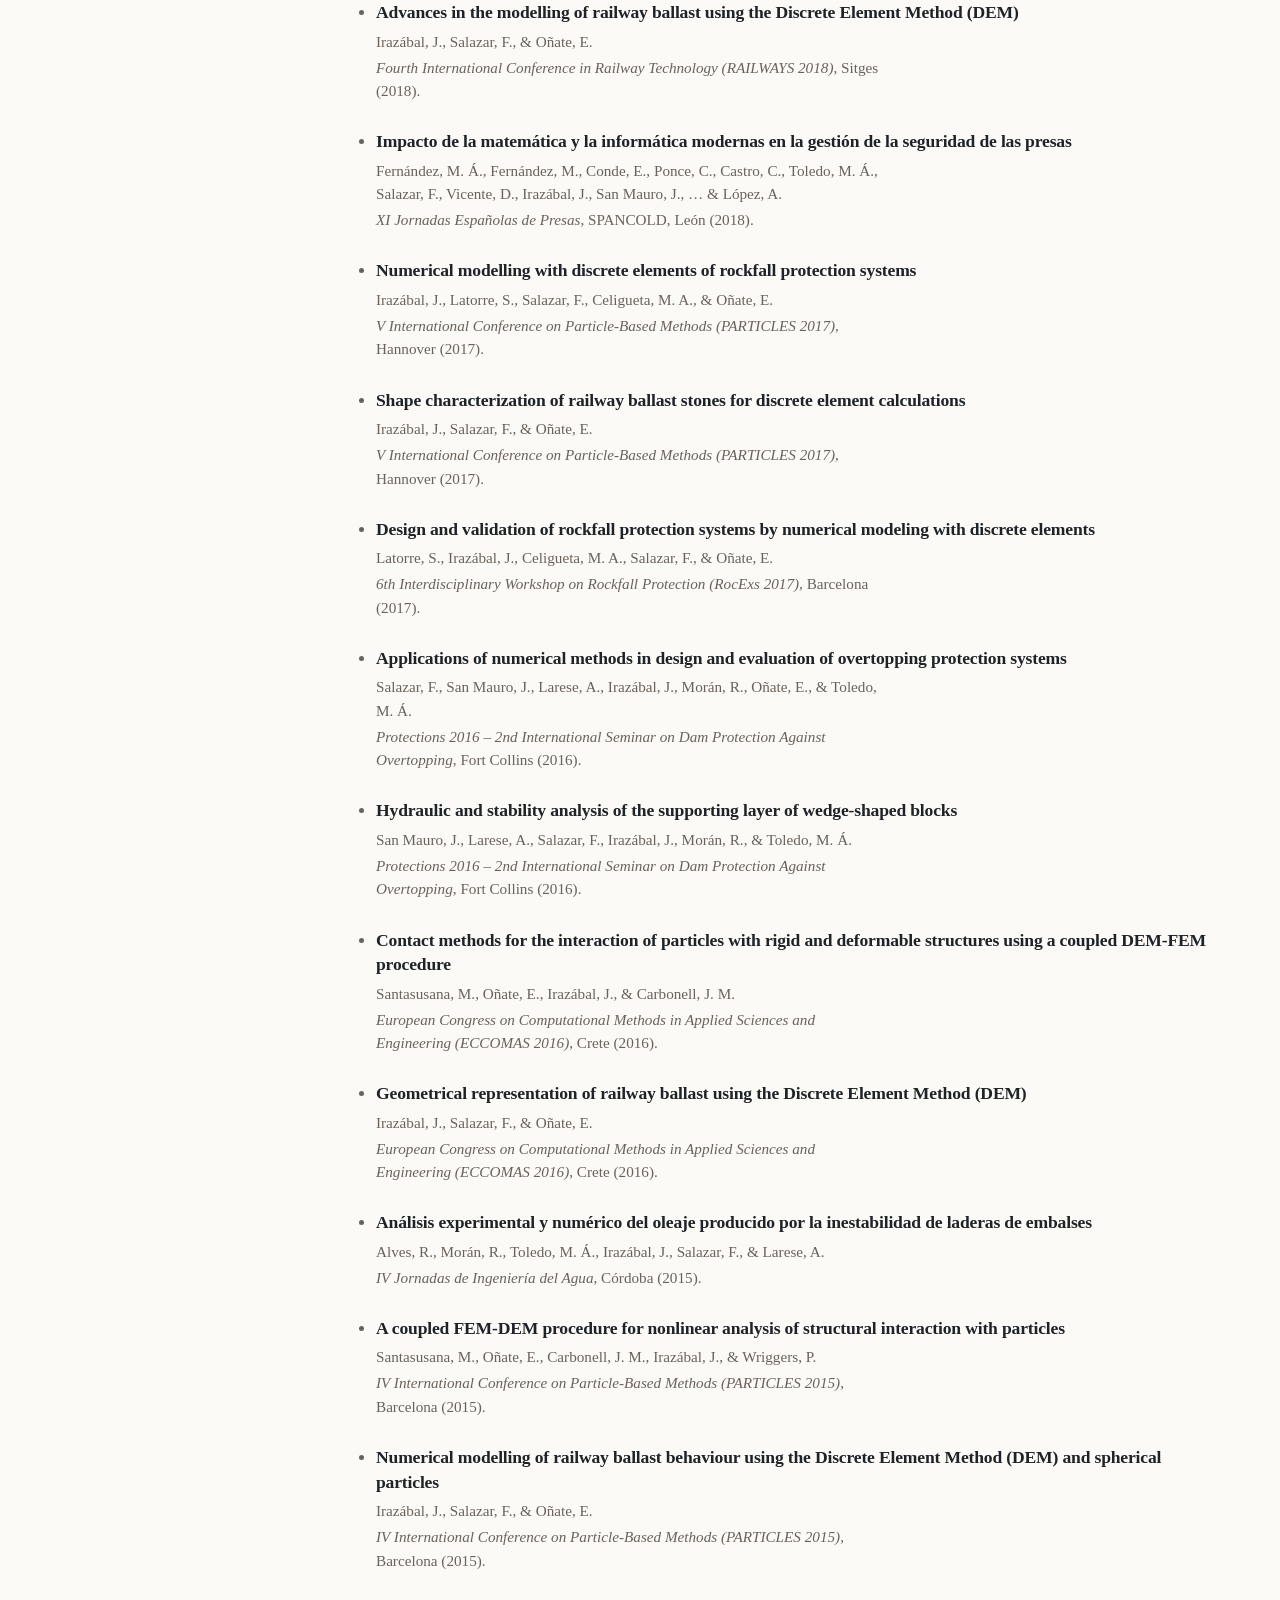
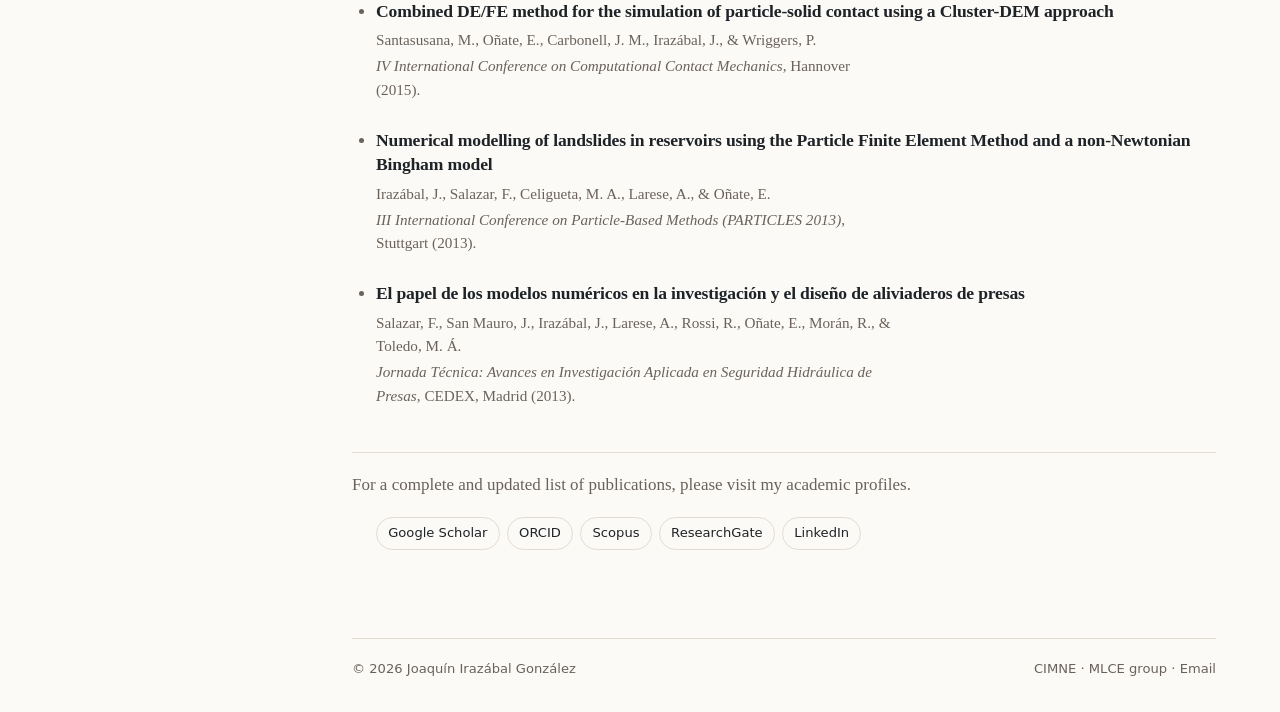
<file: publications.html>
<!DOCTYPE html>
<html lang="en">
  <head>
    <meta charset="UTF-8">
    <meta name="viewport" content="width=device-width, initial-scale=1">
    <meta name="description" content="Publications by Joaquín Irazábal González: journal articles and conference contributions on machine learning, numerical modelling and dam safety.">
    <title>Publications | Joaquín Irazábal González</title>
    <meta name="theme-color" content="#fbfaf7" media="(prefers-color-scheme: light)">
    <meta name="theme-color" content="#171a1c" media="(prefers-color-scheme: dark)">
    <link rel="icon" href="assets/favicon.svg" type="image/svg+xml">
    <link rel="stylesheet" href="styles.css">
  </head>
  <body>
    <a class="skip-link" href="#main-content">Skip to content</a>
    <div class="shell">
      <header class="site-header">
        <a class="identity" href="index.html" aria-label="Joaquín Irazábal González — home">
          <img class="avatar" src="assets/images/joaquin-irazabal-avatar.jpg" alt="" width="125" height="125">
          <span class="name">Joaquín Irazábal González</span>
        </a>
        <p class="role">Industrial Engineer, PhD · Assistant Research Professor at CIMNE</p>
        <nav aria-label="Main navigation">
          <ul class="nav">
            <li><a href="index.html">Home</a></li>
            <li><a href="research.html">Research</a></li>
            <li><a href="publications.html" aria-current="page">Publications</a></li>
            <li><a href="projects.html">Projects</a></li>
            <li><a href="about.html">About</a></li>
          </ul>
        </nav>
        <p class="contact">
          <a href="mailto:jirazabal@cimne.upc.edu">jirazabal@cimne.upc.edu</a>
          <span>CIMNE · Barcelona</span>
        </p>
      </header>

      <div class="page">
        <main id="main-content" class="content" tabindex="-1">
          <header class="page-intro">
            <h1 class="page-title">Publications</h1>
            <p class="intro">Peer-reviewed journal articles and conference contributions. A continuously updated record is available on Google Scholar, Scopus and ORCID.</p>
          </header>

        <div class="pub-section">
          <h2>Journal articles</h2>
          <ol class="publications-list">
            <li>
              <h3><a href="https://doi.org/10.1007/s13349-025-00910-4">Detection of outliers in dam monitoring time series with autoencoders</a></h3>
              <p>Irazábal, J., Salazar, F., Silva-Cancino, N., &amp; Vicente, D. J.</p>
              <p><cite>Journal of Civil Structural Health Monitoring</cite>, 15(6), 1771–1792 (2025).</p>
            </li>
            <li>
              <h3><a href="https://doi.org/10.3390/infrastructures10070158">Adaptive warning thresholds for dam safety: A KDE-based approach</a></h3>
              <p>Silva-Cancino, N., Salazar, F., Irazábal, J., &amp; Mata, J.</p>
              <p><cite>Infrastructures</cite>, 10(7), 158 (2025).</p>
            </li>
            <li>
              <h3><a href="https://doi.org/10.1016/j.softx.2023.101598">SOLDIER: SOLution for Dam behavior Interpretation and safety Evaluation with boosted Regression trees</a></h3>
              <p>Salazar, F., Irazábal, J., &amp; Conde, A.</p>
              <p><cite>SoftwareX</cite>, 25, 101598 (2024).</p>
            </li>
            <li>
              <h3><a href="https://doi.org/10.1016/j.sandf.2023.101272">Round robin test on angle of repose: DEM simulation results collected from 16 groups around the world</a></h3>
              <p>Saomoto, H., Kikkawa, N., Moriguchi, S., Nakata, Y., Otsubo, M., Angelidakis, V., … Irazábal, J., … &amp; Zeghal, M.</p>
              <p><cite>Soils and Foundations</cite>, 63(1), 101272 (2023).</p>
            </li>
            <li>
              <h3><a href="https://doi.org/10.1007/s40571-022-00550-1">A methodology for calibrating parameters in discrete element models based on machine learning surrogates</a></h3>
              <p>Irazábal, J., Salazar, F., &amp; Vicente, D. J.</p>
              <p><cite>Computational Particle Mechanics</cite>, 10(5), 1031–1047 (2023).</p>
            </li>
            <li>
              <h3><a href="https://doi.org/10.1007/s40571-022-00481-x">Development and coupling of numerical techniques for modeling micromechanical discrete and continuous media using real particle morphologies</a></h3>
              <p>Roselló Valera, R., Irazábal, J., de Oliveira Junior, M., Muniz de Farias, M., Castro Fuentes, M. A., Thompson Martínez, R., Pena Aguila, J., Moreno Anselmi, L. A., Recarey Morfa, C. A., &amp; Oñate, E.</p>
              <p><cite>Computational Particle Mechanics</cite>, 10(1), 121–141 (2022).</p>
            </li>
            <li>
              <h3><a href="https://doi.org/10.3390/w13172387">Anomaly detection in dam behaviour with machine learning classification models</a></h3>
              <p>Salazar, F., Conde, A., Irazábal, J., &amp; Vicente, D. J.</p>
              <p><cite>Water</cite>, 13(17), 2387 (2021).</p>
            </li>
            <li>
              <h3><a href="https://doi.org/10.1007/s11831-020-09439-9">A review on thermo-mechanical modelling of arch dams during construction and operation: Effect of the reference temperature on the stress field</a></h3>
              <p>Salazar, F., Vicente, D. J., Irazábal, J., de-Pouplana, I., &amp; San Mauro, J.</p>
              <p><cite>Archives of Computational Methods in Engineering</cite>, 27(5), 1681–1707 (2020).</p>
            </li>
            <li>
              <h3><a href="https://doi.org/10.1007/s40571-019-00232-5">Effect of the integration scheme on the rotation of non-spherical particles with the discrete element method</a></h3>
              <p>Irazábal, J., Salazar, F., Santasusana, M., &amp; Oñate, E.</p>
              <p><cite>Computational Particle Mechanics</cite>, 6(4), 545–559 (2019).</p>
            </li>
            <li>
              <h3><a href="https://doi.org/10.1016/j.compgeo.2016.12.034">Numerical modelling of granular materials with spherical discrete particles and the bounded rolling friction model. Application to railway ballast</a></h3>
              <p>Irazábal, J., Salazar, F., &amp; Oñate, E.</p>
              <p><cite>Computers and Geotechnics</cite>, 85, 220–229 (2017).</p>
            </li>
            <li>
              <h3><a href="https://doi.org/10.1007/s40571-016-0109-4">The Double Hierarchy Method. A parallel 3D contact method for the interaction of spherical particles with rigid FE boundaries using the DEM</a></h3>
              <p>Santasusana, M., Irazábal, J., Oñate, E., &amp; Carbonell, J. M.</p>
              <p><cite>Computational Particle Mechanics</cite>, 3(3), 407–428 (2016).</p>
            </li>
            <li>
              <h3><a href="https://doi.org/10.1002/nag.2428">Numerical modelling of landslide-generated waves with the particle finite element method (PFEM) and a non-Newtonian flow model</a></h3>
              <p>Salazar, F., Irazábal, J., Larese, A., &amp; Oñate, E.</p>
              <p><cite>International Journal for Numerical and Analytical Methods in Geomechanics</cite>, 40(6), 809–826 (2016).</p>
            </li>
          </ol>
        </div>

        <div class="pub-section">
          <h2>Conference contributions</h2>
          <ul class="publications-list">
            <li>
              <h3>Machine learning-based surrogate optimization of buckling delayed shear link dissipators</h3>
              <p>Irazábal, J., Ramírez, J., González, J. M., Lázaro, L., Rastellini, F., Bozzo, G., &amp; Bozzo, L.</p>
              <p><cite>Congress on Numerical Methods in Engineering (CMN 2026)</cite>, Gijón (2026).</p>
            </li>
            <li>
              <h3><a href="https://doi.org/10.7712/120125.12772.25355">Advanced modeling of buckling delayed shear links under strong cyclic loads</a></h3>
              <p>Ramírez Machado, J., Bozzo, G., González, J. M., Rastellini, F., Irazábal, J., &amp; Bozzo, L.</p>
              <p><cite>Proceedings of COMPDYN 2025 – 10th International Conference on Computational Methods in Structural Dynamics and Earthquake Engineering</cite>, Rhodes, 4758–4779 (2025).</p>
            </li>
            <li>
              <h3>Adaptive warning thresholds in dam safety using kernel density estimation</h3>
              <p>Silva-Cancino, N., Irazábal, J., Salazar, F., &amp; Mata, J.</p>
              <p><cite>Fifth International Dam World Conference (DW2025)</cite>, LNEC, Lisbon (2025) · Best Academic-Scientific Paper Award.</p>
            </li>
            <li>
              <h3><a href="https://doi.org/10.1088/1755-1315/1575/1/012025">Performance evaluation of hybrid approaches for predicting arch dam deformations</a></h3>
              <p>Salazar, F., Irazábal, J., Silva-Cancino, N., &amp; Vicente, D. J.</p>
              <p><cite>17th ICOLD Benchmark Workshop on Numerical Analysis of Dams</cite>, Sofia, <cite>IOP Conference Series: Earth and Environmental Science</cite>, 1575, 012025 (2025).</p>
            </li>
            <li>
              <h3>Adaptive warning thresholds in dam safety using kernel density estimation</h3>
              <p>Salazar, F., Irazábal, J., Silva-Cancino, N., &amp; Mata, J.</p>
              <p><cite>8th IAHR Europe Congress</cite>, Lisbon (2024).</p>
            </li>
            <li>
              <h3>Combination of FEM and machine learning models for enhanced dam safety assessment</h3>
              <p>Salazar, F., Irazábal, J., Silva-Cancino, N., &amp; Vicente, D. J.</p>
              <p><cite>9th European Congress on Computational Methods in Applied Sciences and Engineering (ECCOMAS 2024)</cite>, Lisbon (2024).</p>
            </li>
            <li>
              <h3>An automatic methodology based on machine learning for the calibration of parameters in numerical models</h3>
              <p>Irazábal, J., Salazar, F., &amp; Vicente, D. J.</p>
              <p><cite>Congress on Numerical Methods in Engineering (CMN 2022)</cite>, Las Palmas de Gran Canaria (2022).</p>
            </li>
            <li>
              <h3>Prediction and interpretation of dam response with boosted regression trees</h3>
              <p>Salazar, F., Irazábal, J., &amp; Vicente, D. J.</p>
              <p><cite>16th ICOLD International Benchmark Workshop on Numerical Analysis of Dams</cite>, Ljubljana (2022).</p>
            </li>
            <li>
              <h3>Evaluation of the performance of ballasted railway structures subjected to high-speed train loads by the Discrete Element Method</h3>
              <p>Irazábal, J., Salazar, F., &amp; Oñate, E.</p>
              <p><cite>VI International Conference on Particle-Based Methods (PARTICLES 2019)</cite>, Barcelona (2019).</p>
            </li>
            <li>
              <h3>Full-scale numerical calculation of ballasted tracks with the Discrete Element Method</h3>
              <p>Irazábal, J., Salazar, F., &amp; Oñate, E.</p>
              <p><cite>8th International Conference on Discrete Element Methods (DEM8)</cite>, Enschede (2019).</p>
            </li>
            <li>
              <h3>Advances in the modelling of railway ballast using the Discrete Element Method (DEM)</h3>
              <p>Irazábal, J., Salazar, F., &amp; Oñate, E.</p>
              <p><cite>Fourth International Conference in Railway Technology (RAILWAYS 2018)</cite>, Sitges (2018).</p>
            </li>
            <li>
              <h3>Impacto de la matemática y la informática modernas en la gestión de la seguridad de las presas</h3>
              <p>Fernández, M. Á., Fernández, M., Conde, E., Ponce, C., Castro, C., Toledo, M. Á., Salazar, F., Vicente, D., Irazábal, J., San Mauro, J., … &amp; López, A.</p>
              <p><cite>XI Jornadas Españolas de Presas</cite>, SPANCOLD, León (2018).</p>
            </li>
            <li>
              <h3>Numerical modelling with discrete elements of rockfall protection systems</h3>
              <p>Irazábal, J., Latorre, S., Salazar, F., Celigueta, M. A., &amp; Oñate, E.</p>
              <p><cite>V International Conference on Particle-Based Methods (PARTICLES 2017)</cite>, Hannover (2017).</p>
            </li>
            <li>
              <h3>Shape characterization of railway ballast stones for discrete element calculations</h3>
              <p>Irazábal, J., Salazar, F., &amp; Oñate, E.</p>
              <p><cite>V International Conference on Particle-Based Methods (PARTICLES 2017)</cite>, Hannover (2017).</p>
            </li>
            <li>
              <h3>Design and validation of rockfall protection systems by numerical modeling with discrete elements</h3>
              <p>Latorre, S., Irazábal, J., Celigueta, M. A., Salazar, F., &amp; Oñate, E.</p>
              <p><cite>6th Interdisciplinary Workshop on Rockfall Protection (RocExs 2017)</cite>, Barcelona (2017).</p>
            </li>
            <li>
              <h3>Applications of numerical methods in design and evaluation of overtopping protection systems</h3>
              <p>Salazar, F., San Mauro, J., Larese, A., Irazábal, J., Morán, R., Oñate, E., &amp; Toledo, M. Á.</p>
              <p><cite>Protections 2016 – 2nd International Seminar on Dam Protection Against Overtopping</cite>, Fort Collins (2016).</p>
            </li>
            <li>
              <h3>Hydraulic and stability analysis of the supporting layer of wedge-shaped blocks</h3>
              <p>San Mauro, J., Larese, A., Salazar, F., Irazábal, J., Morán, R., &amp; Toledo, M. Á.</p>
              <p><cite>Protections 2016 – 2nd International Seminar on Dam Protection Against Overtopping</cite>, Fort Collins (2016).</p>
            </li>
            <li>
              <h3>Contact methods for the interaction of particles with rigid and deformable structures using a coupled DEM-FEM procedure</h3>
              <p>Santasusana, M., Oñate, E., Irazábal, J., &amp; Carbonell, J. M.</p>
              <p><cite>European Congress on Computational Methods in Applied Sciences and Engineering (ECCOMAS 2016)</cite>, Crete (2016).</p>
            </li>
            <li>
              <h3>Geometrical representation of railway ballast using the Discrete Element Method (DEM)</h3>
              <p>Irazábal, J., Salazar, F., &amp; Oñate, E.</p>
              <p><cite>European Congress on Computational Methods in Applied Sciences and Engineering (ECCOMAS 2016)</cite>, Crete (2016).</p>
            </li>
            <li>
              <h3>Análisis experimental y numérico del oleaje producido por la inestabilidad de laderas de embalses</h3>
              <p>Alves, R., Morán, R., Toledo, M. Á., Irazábal, J., Salazar, F., &amp; Larese, A.</p>
              <p><cite>IV Jornadas de Ingeniería del Agua</cite>, Córdoba (2015).</p>
            </li>
            <li>
              <h3>A coupled FEM-DEM procedure for nonlinear analysis of structural interaction with particles</h3>
              <p>Santasusana, M., Oñate, E., Carbonell, J. M., Irazábal, J., &amp; Wriggers, P.</p>
              <p><cite>IV International Conference on Particle-Based Methods (PARTICLES 2015)</cite>, Barcelona (2015).</p>
            </li>
            <li>
              <h3>Numerical modelling of railway ballast behaviour using the Discrete Element Method (DEM) and spherical particles</h3>
              <p>Irazábal, J., Salazar, F., &amp; Oñate, E.</p>
              <p><cite>IV International Conference on Particle-Based Methods (PARTICLES 2015)</cite>, Barcelona (2015).</p>
            </li>
            <li>
              <h3>Combined DE/FE method for the simulation of particle-solid contact using a Cluster-DEM approach</h3>
              <p>Santasusana, M., Oñate, E., Carbonell, J. M., Irazábal, J., &amp; Wriggers, P.</p>
              <p><cite>IV International Conference on Computational Contact Mechanics</cite>, Hannover (2015).</p>
            </li>
            <li>
              <h3>Numerical modelling of landslides in reservoirs using the Particle Finite Element Method and a non-Newtonian Bingham model</h3>
              <p>Irazábal, J., Salazar, F., Celigueta, M. A., Larese, A., &amp; Oñate, E.</p>
              <p><cite>III International Conference on Particle-Based Methods (PARTICLES 2013)</cite>, Stuttgart (2013).</p>
            </li>
            <li>
              <h3>El papel de los modelos numéricos en la investigación y el diseño de aliviaderos de presas</h3>
              <p>Salazar, F., San Mauro, J., Irazábal, J., Larese, A., Rossi, R., Oñate, E., Morán, R., &amp; Toledo, M. Á.</p>
              <p><cite>Jornada Técnica: Avances en Investigación Aplicada en Seguridad Hidráulica de Presas</cite>, CEDEX, Madrid (2013).</p>
            </li>
          </ul>
        </div>

        <div class="publication-profiles">
          <p>For a complete and updated list of publications, please visit my academic profiles.</p>
          <ul class="profile-links">
            <li><a href="https://scholar.google.es/citations?user=T08dTR4AAAAJ&amp;hl=en">Google Scholar</a></li>
            <li><a href="https://orcid.org/0000-0003-4966-4812">ORCID</a></li>
            <li><a href="https://www.scopus.com/authid/detail.uri?authorId=56823548200">Scopus</a></li>
            <li><a href="https://www.researchgate.net/profile/Joaquin-Irazabal-Gonzalez">ResearchGate</a></li>
            <li><a href="https://www.linkedin.com/in/joaquinirazabalgonzalez/">LinkedIn</a></li>
          </ul>
        </div>
        </main>

        <footer class="site-footer">
          <p>© 2026 Joaquín Irazábal González</p>
          <p><a href="https://cimne.com/" target="_blank" rel="noopener noreferrer">CIMNE</a> · <a href="https://cimnemadrid.github.io/MLCE_Website/" target="_blank" rel="noopener noreferrer">MLCE group</a> · <a href="mailto:jirazabal@cimne.upc.edu">Email</a></p>
        </footer>
      </div>
    </div>
  </body>
</html>
</file>
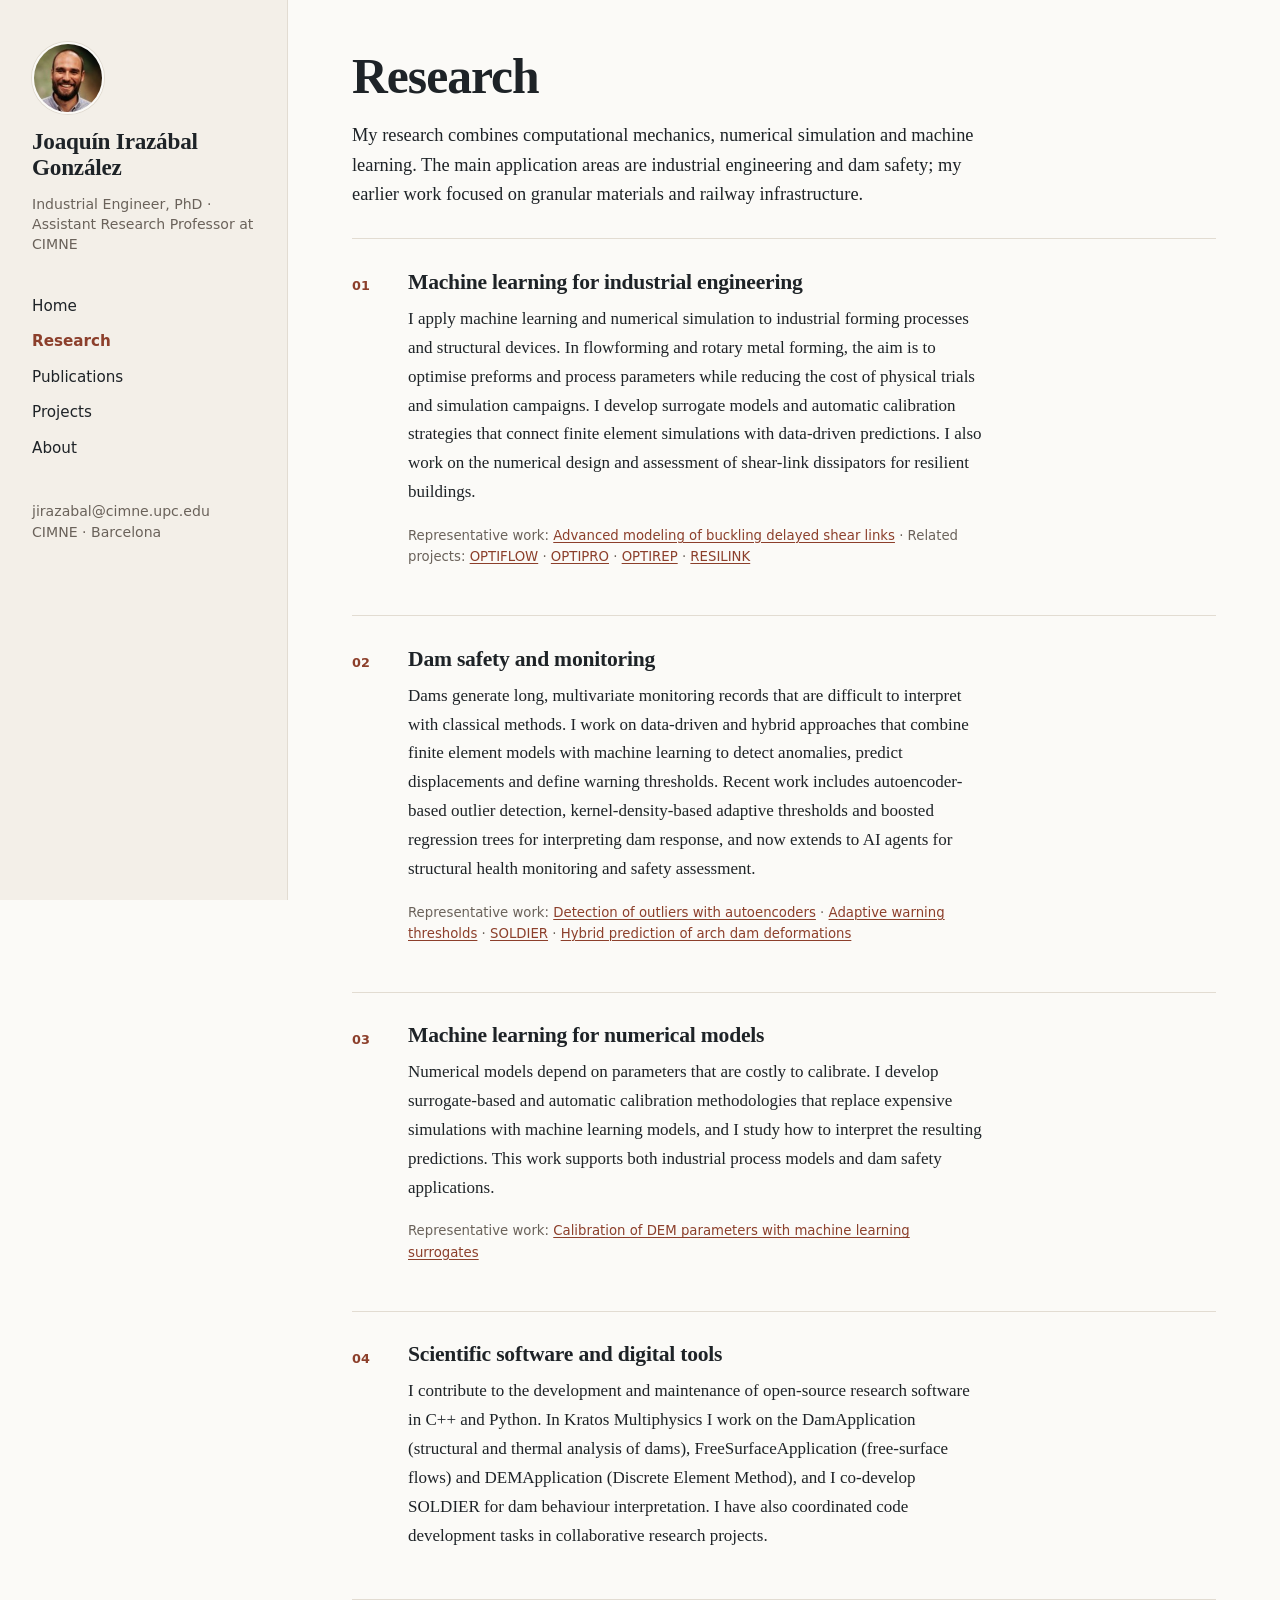
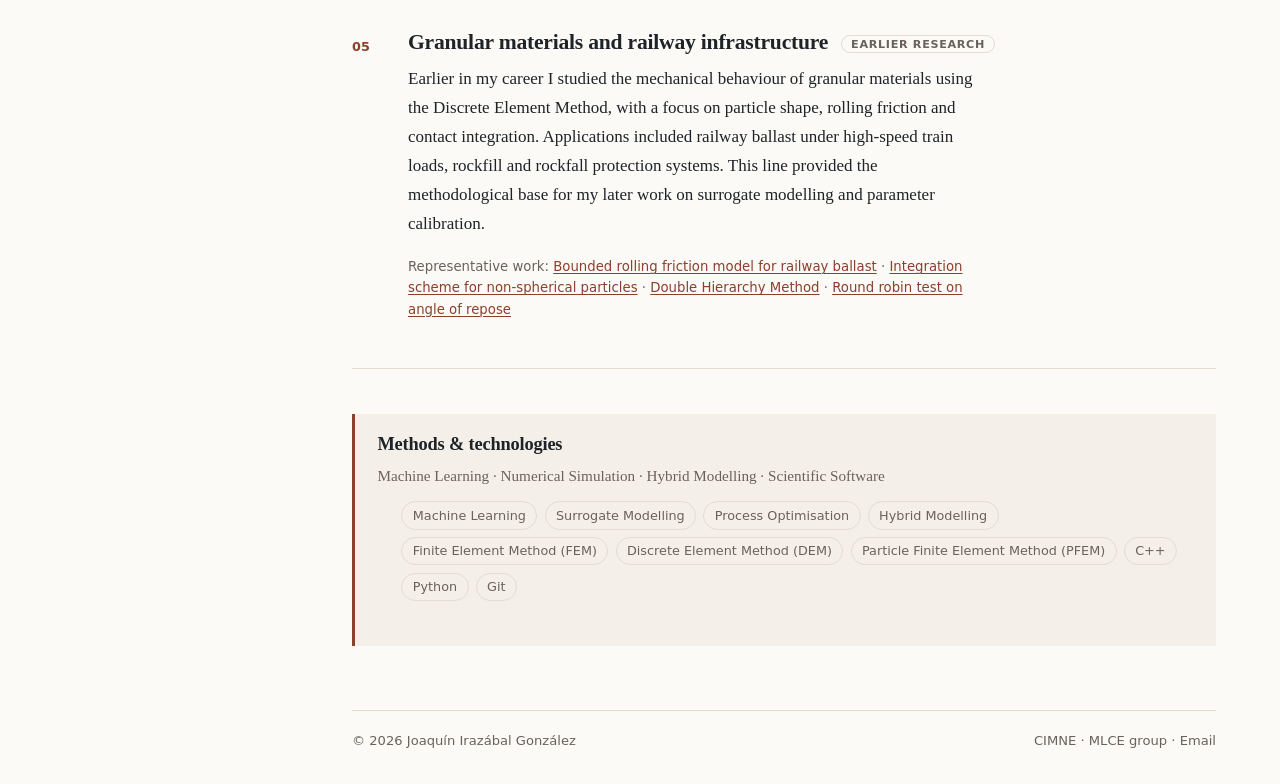
<file: research.html>
<!DOCTYPE html>
<html lang="en">
  <head>
    <meta charset="UTF-8">
    <meta name="viewport" content="width=device-width, initial-scale=1">
    <meta name="description" content="Research by Joaquín Irazábal González: machine learning for industrial engineering, dam safety and monitoring, numerical model calibration and scientific software.">
    <title>Research | Joaquín Irazábal González</title>
    <meta name="theme-color" content="#fbfaf7" media="(prefers-color-scheme: light)">
    <meta name="theme-color" content="#171a1c" media="(prefers-color-scheme: dark)">
    <link rel="icon" href="assets/favicon.svg" type="image/svg+xml">
    <link rel="stylesheet" href="styles.css">
  </head>
  <body>
    <a class="skip-link" href="#main-content">Skip to content</a>
    <div class="shell">
      <header class="site-header">
        <a class="identity" href="index.html" aria-label="Joaquín Irazábal González — home">
          <img class="avatar" src="assets/images/joaquin-irazabal-avatar.jpg" alt="" width="125" height="125">
          <span class="name">Joaquín Irazábal González</span>
        </a>
        <p class="role">Industrial Engineer, PhD · Assistant Research Professor at CIMNE</p>
        <nav aria-label="Main navigation">
          <ul class="nav">
            <li><a href="index.html">Home</a></li>
            <li><a href="research.html" aria-current="page">Research</a></li>
            <li><a href="publications.html">Publications</a></li>
            <li><a href="projects.html">Projects</a></li>
            <li><a href="about.html">About</a></li>
          </ul>
        </nav>
        <p class="contact">
          <a href="mailto:jirazabal@cimne.upc.edu">jirazabal@cimne.upc.edu</a>
          <span>CIMNE · Barcelona</span>
        </p>
      </header>

      <div class="page">
        <main id="main-content" class="content" tabindex="-1">
          <header class="page-intro">
            <h1 class="page-title">Research</h1>
            <p class="intro">My research combines computational mechanics, numerical simulation and machine learning. The main application areas are industrial engineering and dam safety; my earlier work focused on granular materials and railway infrastructure.</p>
          </header>

          <div class="research-list">
            <article class="research-item" id="industrial">
              <span class="research-number">01</span>
              <div>
                <h2>Machine learning for industrial engineering</h2>
                <p>I apply machine learning and numerical simulation to industrial forming processes and structural devices. In flowforming and rotary metal forming, the aim is to optimise preforms and process parameters while reducing the cost of physical trials and simulation campaigns. I develop surrogate models and automatic calibration strategies that connect finite element simulations with data-driven predictions. I also work on the numerical design and assessment of shear-link dissipators for resilient buildings.</p>
                <p class="research-related">Representative work: <a href="https://doi.org/10.7712/120125.12772.25355">Advanced modeling of buckling delayed shear links</a> · Related projects: <a href="projects.html#optiflow">OPTIFLOW</a> · <a href="projects.html#optipro">OPTIPRO</a> · <a href="projects.html#optirep">OPTIREP</a> · <a href="projects.html#resilink">RESILINK</a></p>
              </div>
            </article>

            <article class="research-item" id="dams">
              <span class="research-number">02</span>
              <div>
                <h2>Dam safety and monitoring</h2>
                <p>Dams generate long, multivariate monitoring records that are difficult to interpret with classical methods. I work on data-driven and hybrid approaches that combine finite element models with machine learning to detect anomalies, predict displacements and define warning thresholds. Recent work includes autoencoder-based outlier detection, kernel-density-based adaptive thresholds and boosted regression trees for interpreting dam response, and now extends to AI agents for structural health monitoring and safety assessment.</p>
                <p class="research-related">Representative work: <a href="https://doi.org/10.1007/s13349-025-00910-4">Detection of outliers with autoencoders</a> · <a href="https://doi.org/10.3390/infrastructures10070158">Adaptive warning thresholds</a> · <a href="https://doi.org/10.1016/j.softx.2023.101598">SOLDIER</a> · <a href="https://doi.org/10.1088/1755-1315/1575/1/012025">Hybrid prediction of arch dam deformations</a></p>
              </div>
            </article>

            <article class="research-item" id="calibration">
              <span class="research-number">03</span>
              <div>
                <h2>Machine learning for numerical models</h2>
                <p>Numerical models depend on parameters that are costly to calibrate. I develop surrogate-based and automatic calibration methodologies that replace expensive simulations with machine learning models, and I study how to interpret the resulting predictions. This work supports both industrial process models and dam safety applications.</p>
                <p class="research-related">Representative work: <a href="https://doi.org/10.1007/s40571-022-00550-1">Calibration of DEM parameters with machine learning surrogates</a></p>
              </div>
            </article>

            <article class="research-item" id="software">
              <span class="research-number">04</span>
              <div>
                <h2>Scientific software and digital tools</h2>
                <p>I contribute to the development and maintenance of open-source research software in C++ and Python. In Kratos Multiphysics I work on the DamApplication (structural and thermal analysis of dams), FreeSurfaceApplication (free-surface flows) and DEMApplication (Discrete Element Method), and I co-develop SOLDIER for dam behaviour interpretation. I have also coordinated code development tasks in collaborative research projects.</p>
              </div>
            </article>

            <article class="research-item" id="granular">
              <span class="research-number">05</span>
              <div>
                <h2>Granular materials and railway infrastructure <span class="research-tag">Earlier research</span></h2>
                <p>Earlier in my career I studied the mechanical behaviour of granular materials using the Discrete Element Method, with a focus on particle shape, rolling friction and contact integration. Applications included railway ballast under high-speed train loads, rockfill and rockfall protection systems. This line provided the methodological base for my later work on surrogate modelling and parameter calibration.</p>
                <p class="research-related">Representative work: <a href="https://doi.org/10.1016/j.compgeo.2016.12.034">Bounded rolling friction model for railway ballast</a> · <a href="https://doi.org/10.1007/s40571-019-00232-5">Integration scheme for non-spherical particles</a> · <a href="https://doi.org/10.1007/s40571-016-0109-4">Double Hierarchy Method</a> · <a href="https://doi.org/10.1016/j.sandf.2023.101272">Round robin test on angle of repose</a></p>
              </div>
            </article>
          </div>

          <div class="methods">
            <h2>Methods &amp; technologies</h2>
            <p>Machine Learning · Numerical Simulation · Hybrid Modelling · Scientific Software</p>
            <ul class="technologies">
              <li>Machine Learning</li>
              <li>Surrogate Modelling</li>
              <li>Process Optimisation</li>
              <li>Hybrid Modelling</li>
              <li>Finite Element Method (FEM)</li>
              <li>Discrete Element Method (DEM)</li>
              <li>Particle Finite Element Method (PFEM)</li>
              <li>C++</li>
              <li>Python</li>
              <li>Git</li>
            </ul>
          </div>
        </main>

        <footer class="site-footer">
          <p>© 2026 Joaquín Irazábal González</p>
          <p><a href="https://cimne.com/" target="_blank" rel="noopener noreferrer">CIMNE</a> · <a href="https://cimnemadrid.github.io/MLCE_Website/" target="_blank" rel="noopener noreferrer">MLCE group</a> · <a href="mailto:jirazabal@cimne.upc.edu">Email</a></p>
        </footer>
      </div>
    </div>
  </body>
</html>
</file>
<file: styles.css>
/* Joaquín Irazábal González — personal academic site
   Warm paper palette, serif type, and a single rust accent.
   Light or dark follows the operating-system preference. */

:root {
  color-scheme: light;
  --paper: #fbfaf7;
  --paper-soft: #f4f0e9;
  --ink: #1e2327;
  --muted: #6a625a;
  --rule: #e2dcd2;
  --accent: #8c3f2b;
  --accent-soft: #f4e9e3;
  --shadow: rgba(60, 40, 30, .14);
  --sidebar: #f3efe8;
  --font-body: Georgia, "Iowan Old Style", "Palatino Linotype", "Times New Roman", serif;
  --font-ui: ui-sans-serif, system-ui, -apple-system, "Segoe UI", Roboto, Helvetica, Arial, sans-serif;
  --anchor-offset: 24px;
}

@media (prefers-color-scheme: dark) {
  :root {
    color-scheme: dark;
    --paper: #171a1c;
    --paper-soft: #1e2225;
    --ink: #e9e3db;
    --muted: #a69d93;
    --rule: #31373a;
    --accent: #e5a184;
    --accent-soft: #2a211d;
    --shadow: rgba(0, 0, 0, .45);
    --sidebar: #1c2023;
  }
}

*,
*::before,
*::after {
  box-sizing: border-box;
}

html {
  -webkit-text-size-adjust: 100%;
  scroll-behavior: smooth;
}

/* Keep fragment targets clear of the sticky mobile header. */
main[id],
section[id],
article[id] {
  scroll-margin-top: var(--anchor-offset);
}

body {
  margin: 0;
  background: var(--paper);
  color: var(--ink);
  font-family: var(--font-body);
  font-size: 1.0625rem;
  line-height: 1.7;
  font-optical-sizing: auto;
}

img {
  max-width: 100%;
  height: auto;
}

a {
  color: var(--accent);
  text-decoration-thickness: 1px;
  text-underline-offset: .18em;
}

a:hover {
  text-decoration-thickness: 2px;
}

a:focus-visible {
  outline: 2px solid var(--accent);
  outline-offset: 3px;
  border-radius: 2px;
}

.skip-link {
  position: fixed;
  top: .5rem;
  left: .5rem;
  z-index: 100;
  padding: .55rem 1rem;
  background: var(--ink);
  color: var(--paper);
  border-radius: 3px;
  font-family: var(--font-ui);
  font-size: .9rem;
  text-decoration: none;
  transform: translateY(calc(-100% - 1rem));
}

.skip-link:focus {
  transform: translateY(0);
}

/* ---------- Layout ---------- */

.shell {
  display: grid;
  grid-template-columns: 18rem minmax(0, 1fr);
  min-height: 100vh;
}

.site-header {
  position: sticky;
  top: 0;
  align-self: start;
  height: 100vh;
  overflow-y: auto;
  padding: 2.6rem 1.75rem 2rem 2rem;
  background: var(--sidebar);
  border-right: 1px solid var(--rule);
  font-family: var(--font-ui);
}

.identity {
  display: flex;
  flex-direction: column;
  gap: .9rem;
  color: var(--ink);
  text-decoration: none;
}

.avatar {
  width: 72px;
  height: 72px;
  border-radius: 50%;
  object-fit: cover;
  border: 2px solid var(--paper);
  box-shadow: 0 0 0 1px var(--rule);
}

.name {
  font-family: var(--font-body);
  font-weight: 600;
  font-size: 1.45rem;
  line-height: 1.12;
  letter-spacing: -.01em;
}

.role {
  margin: .85rem 0 0;
  color: var(--muted);
  font-size: .88rem;
  line-height: 1.45;
}

.nav {
  list-style: none;
  margin: 2.2rem 0 0;
  padding: 0;
}

.nav li {
  margin: .1rem 0;
}

.nav a {
  display: block;
  padding: .25rem 0;
  color: var(--ink);
  text-decoration: none;
  font-size: .95rem;
  font-weight: 500;
}

.nav a:hover,
.nav a[aria-current="page"] {
  color: var(--accent);
}

.nav a[aria-current="page"] {
  font-weight: 600;
}

.contact {
  margin: 2.2rem 0 0;
  color: var(--muted);
  font-size: .88rem;
  line-height: 1.5;
}

.contact a {
  display: block;
  color: var(--muted);
  text-decoration: none;
  overflow-wrap: anywhere;
}

.contact a:hover {
  color: var(--accent);
}

.contact span {
  display: block;
}

.page {
  display: flex;
  flex-direction: column;
  width: 100%;
  max-width: 62rem;
  min-height: 100vh;
  padding: 3.2rem clamp(1.25rem, 5vw, 4.5rem) 2rem;
}

.content {
  flex: 1;
}

/* ---------- Typography ---------- */

h1,
h2,
h3 {
  margin: 0;
  font-weight: 600;
  line-height: 1.18;
  letter-spacing: -.01em;
}

.content h2 {
  margin: 2.8rem 0 1rem;
  padding-top: 1.1rem;
  border-top: 1px solid var(--rule);
  font-size: 1.55rem;
}

.content h3 {
  margin: 1.8rem 0 .6rem;
  font-size: 1.2rem;
}

.content p {
  max-width: 68ch;
  margin: 0 0 1.1rem;
}

.page-title {
  margin-bottom: 1.1rem;
  font-size: clamp(2.3rem, 4.5vw, 3.1rem);
  line-height: 1.06;
  letter-spacing: -.02em;
}

.intro {
  max-width: 62ch;
  font-size: 1.15rem;
  line-height: 1.6;
}

.lede {
  font-size: 1.28rem;
  line-height: 1.6;
}

.muted {
  color: var(--muted);
}

/* ---------- Home ---------- */

.hero {
  display: grid;
  grid-template-columns: minmax(0, 1fr) auto;
  gap: 2.5rem;
  align-items: start;
}

.hero-name {
  margin: 0 0 1.4rem;
  font-size: clamp(2.6rem, 5.5vw, 4rem);
  line-height: 1.02;
  letter-spacing: -.02em;
}

.home-photo {
  width: 15rem;
  margin: .4rem 0 0;
}

.home-photo img {
  display: block;
  width: 100%;
  border: 1px solid var(--rule);
  border-radius: 4px;
  box-shadow: 0 14px 34px var(--shadow);
}

.profiles {
  display: flex;
  flex-wrap: wrap;
  gap: .55rem;
  margin: 1.6rem 0 1rem;
  padding: 0;
  list-style: none;
}

.profiles li {
  margin: 0;
}

.profiles a {
  display: inline-block;
  padding: .3rem .85rem;
  border: 1px solid var(--accent);
  border-radius: 999px;
  color: var(--accent);
  font-family: var(--font-ui);
  font-size: .9rem;
  text-decoration: none;
}

.profiles a:hover {
  background: var(--accent-soft);
}

.email {
  margin: 0;
  font-family: var(--font-ui);
  font-size: .95rem;
}

.email a {
  color: var(--muted);
  text-decoration: none;
}

.email a:hover {
  color: var(--accent);
}

/* ---------- Lists ---------- */

.content ul,
.content ol {
  margin: 0 0 1.5rem;
  padding-left: 1.5rem;
}

.content li {
  margin-bottom: .55rem;
}

.content li::marker {
  color: var(--muted);
}

.plain-list {
  margin: 0;
  padding: 0;
  list-style: none;
}

.plain-list li {
  margin: 0 0 1.2rem;
}

.plain-list strong {
  color: var(--ink);
}

.section-head {
  display: flex;
  align-items: baseline;
  justify-content: space-between;
  gap: 1rem;
  flex-wrap: wrap;
  margin: 2.8rem 0 1.1rem;
  padding-top: 1.1rem;
  border-top: 1px solid var(--rule);
}

.section-head h2,
.content .section-head h2 {
  margin: 0;
  padding: 0;
  border: 0;
}

.section-head a {
  color: var(--accent);
  font-family: var(--font-ui);
  font-size: .85rem;
  text-decoration: none;
  white-space: nowrap;
}

.section-head a:hover {
  text-decoration: underline;
}

.link-list {
  margin: 0;
  padding: 0;
  list-style: none;
}

.link-list li {
  display: grid;
  grid-template-columns: 6.5rem minmax(0, 1fr);
  gap: 1rem;
  margin: 0;
  padding: .7rem 0;
  border-bottom: 1px solid var(--rule);
}

.link-list .when {
  padding-top: .15rem;
  color: var(--muted);
  font-family: var(--font-ui);
  font-size: .82rem;
}

.link-list a {
  color: var(--ink);
  font-weight: 600;
  text-decoration: none;
}

.link-list a:hover {
  color: var(--accent);
  text-decoration: underline;
}

.metrics {
  margin-top: 2.6rem;
  padding-top: 1.1rem;
  border-top: 1px solid var(--rule);
  color: var(--muted);
  font-family: var(--font-ui);
  font-size: .85rem;
}

/* ---------- Research ---------- */

.research-list {
  margin-top: 1.8rem;
}

.research-item {
  display: grid;
  grid-template-columns: 2.5rem minmax(0, 1fr);
  gap: 1rem;
  padding: 1.9rem 0;
  border-top: 1px solid var(--rule);
}

.research-item:last-child {
  border-bottom: 1px solid var(--rule);
}

.research-number {
  padding-top: .35rem;
  color: var(--accent);
  font-family: var(--font-ui);
  font-size: .8rem;
  font-weight: 600;
}

.content .research-item h2 {
  margin: 0 0 .6rem;
  padding: 0;
  border: 0;
  font-size: 1.35rem;
}

.research-related {
  color: var(--muted);
  font-family: var(--font-ui);
  font-size: .83rem;
  line-height: 1.6;
}

.research-related a {
  color: var(--accent);
}

.research-tag {
  display: inline-block;
  vertical-align: middle;
  margin-left: .5rem;
  padding: .1rem .55rem;
  border: 1px solid var(--rule);
  border-radius: 999px;
  color: var(--muted);
  font-family: var(--font-ui);
  font-size: .7rem;
  font-weight: 600;
  letter-spacing: .06em;
  text-transform: uppercase;
}

.methods {
  margin-top: 2.8rem;
  padding: 1.3rem 1.4rem;
  background: var(--paper-soft);
  border-left: 3px solid var(--accent);
}

.content .methods h2 {
  margin: 0 0 .4rem;
  padding: 0;
  border: 0;
  font-size: 1.15rem;
}

.methods p {
  margin: 0 0 .8rem;
  color: var(--muted);
  font-size: .95rem;
}

.technologies {
  display: flex;
  flex-wrap: wrap;
  gap: .45rem;
  margin: 0;
  padding: 0;
  list-style: none;
}

.content .technologies li {
  margin: 0;
  padding: .15rem .65rem;
  border: 1px solid var(--rule);
  border-radius: 999px;
  color: var(--muted);
  font-family: var(--font-ui);
  font-size: .8rem;
}

/* ---------- Projects ---------- */

.group {
  margin-top: 2.6rem;
}

.entry {
  padding: 1.4rem 0 1.5rem;
  border-bottom: 1px solid var(--rule);
}

.entry-meta {
  margin: 0 0 .5rem;
  color: var(--muted);
  font-family: var(--font-ui);
  font-size: .82rem;
  letter-spacing: .02em;
}

.content .entry h3 {
  margin: 0 0 .5rem;
  font-size: 1.25rem;
  line-height: 1.35;
}

.acronym {
  color: var(--accent);
  font-family: var(--font-ui);
  font-weight: 600;
  letter-spacing: .01em;
}

.entry-foot {
  margin: .8rem 0 0;
  color: var(--muted);
  font-family: var(--font-ui);
  font-size: .82rem;
  line-height: 1.55;
}

.compact-list {
  margin: 0;
  padding: 0;
  list-style: none;
}

.compact-list li {
  margin: 0;
  padding: .65rem 0;
  border-bottom: 1px solid var(--rule);
  font-size: .98rem;
}

.compact-list .when {
  display: inline-block;
  min-width: 6.5rem;
  color: var(--muted);
  font-family: var(--font-ui);
  font-size: .82rem;
}

.page-note {
  margin-top: 2.4rem;
  color: var(--muted);
  font-family: var(--font-ui);
  font-size: .82rem;
}

/* ---------- Publications ---------- */

.pub-section {
  margin-top: 2.8rem;
}

.content .pub-section > h2 {
  margin: 0 0 1.2rem;
  font-size: 1.5rem;
}

.publications-list {
  margin: 0;
  padding-left: 1.4rem;
  overflow-wrap: anywhere;
}

.content .publications-list li {
  margin-bottom: 1.6rem;
}

.content .publications-list h3 {
  margin: 0 0 .3rem;
  font-size: 1.1rem;
  line-height: 1.4;
}

.publications-list h3 a {
  color: var(--ink);
  text-decoration-color: var(--rule);
}

.publications-list h3 a:hover {
  color: var(--accent);
}

.publications-list p {
  margin: .15rem 0;
  color: var(--muted);
  font-size: .95rem;
  line-height: 1.55;
}

.publication-profiles {
  margin-top: 2.8rem;
  padding-top: 1.1rem;
  border-top: 1px solid var(--rule);
}

.publication-profiles > p {
  color: var(--muted);
}

.profile-links {
  display: flex;
  flex-wrap: wrap;
  gap: .45rem;
  margin: .8rem 0 0;
  padding: 0;
  list-style: none;
}

.content .profile-links li {
  margin: 0;
}

.profile-links a {
  display: inline-block;
  padding: .25rem .7rem;
  border: 1px solid var(--rule);
  border-radius: 999px;
  color: var(--ink);
  font-family: var(--font-ui);
  font-size: .82rem;
  text-decoration: none;
}

.profile-links a:hover {
  border-color: var(--accent);
  color: var(--accent);
}

/* ---------- About ---------- */

.about-layout {
  display: grid;
  grid-template-columns: minmax(0, 1.7fr) minmax(13rem, 16rem);
  gap: 3rem;
  align-items: start;
  margin-top: 2.4rem;
}

.content .about-layout h2,
.content .about-main h2 {
  margin-top: 2.6rem;
  font-size: 1.5rem;
}

.content .about-layout h2:first-child {
  margin-top: 0;
}

.about-photo {
  display: block;
  width: 100%;
  margin-bottom: 1.8rem;
  border: 1px solid var(--rule);
  border-radius: 4px;
}

.side-title {
  margin: 1.8rem 0 .5rem;
  color: var(--muted);
  font-family: var(--font-ui);
  font-size: .78rem;
  font-weight: 600;
  letter-spacing: .09em;
  text-transform: uppercase;
}

.about-side p {
  margin: 0 0 .4rem;
  color: var(--muted);
  font-size: .92rem;
  line-height: 1.55;
}

.timeline {
  margin: 0;
  padding: 0 0 0 1.5rem;
  border-left: 2px solid var(--rule);
  list-style: none;
}

.timeline li {
  position: relative;
  margin: 0;
  padding: 0 0 1.6rem;
}

.timeline li:last-child {
  padding-bottom: 0;
}

.timeline li::before {
  content: "";
  position: absolute;
  left: calc(-1.5rem - 6px);
  top: .55rem;
  width: 10px;
  height: 10px;
  border-radius: 50%;
  background: var(--accent);
}

.timeline .when {
  color: var(--accent);
  font-family: var(--font-ui);
  font-size: .82rem;
  font-weight: 600;
}

.content .timeline h3 {
  margin: .15rem 0 .15rem;
  font-size: 1.1rem;
}

.timeline p {
  margin: 0;
  color: var(--muted);
  font-size: .95rem;
}

.award {
  padding: 1.1rem 1.3rem;
  background: var(--accent-soft);
  border-left: 3px solid var(--accent);
}

.award + .award {
  margin-top: 1rem;
}

.content .award h3 {
  margin: 0 0 .3rem;
  font-size: 1.05rem;
}

.award p {
  margin: 0;
  color: var(--muted);
  font-size: .95rem;
}

/* ---------- Footer ---------- */

.site-footer {
  display: flex;
  flex-wrap: wrap;
  justify-content: space-between;
  gap: .4rem 1rem;
  margin-top: 4rem;
  padding-top: 1.2rem;
  border-top: 1px solid var(--rule);
  color: var(--muted);
  font-family: var(--font-ui);
  font-size: .82rem;
}

.site-footer p {
  max-width: none;
  margin: 0;
}

.site-footer a {
  color: var(--muted);
  text-decoration: none;
}

.site-footer a:hover {
  color: var(--accent);
  text-decoration: underline;
}

/* ---------- Small screens ---------- */

@media (max-width: 900px) {
  .about-layout {
    grid-template-columns: 1fr;
    gap: 2.5rem;
  }

  .about-photo {
    max-width: 16rem;
  }
}

@media (max-width: 860px) {
  :root {
    --anchor-offset: 180px;
  }

  .shell {
    grid-template-columns: 1fr;
  }

  .site-header {
    position: static;
    height: auto;
    overflow: visible;
    padding: 1.4rem 1.25rem 1rem;
    border-right: 0;
    border-bottom: 1px solid var(--rule);
  }

  .identity {
    flex-direction: row;
    align-items: center;
  }

  .avatar {
    width: 52px;
    height: 52px;
  }

  .name {
    font-size: 1.25rem;
  }

  .role {
    margin-top: .6rem;
  }

  .nav {
    display: flex;
    flex-wrap: wrap;
    gap: 0 .8rem;
    margin-top: 1.1rem;
  }

  .nav a {
    padding: .15rem 0;
    font-size: .9rem;
  }

  .contact {
    margin-top: 1rem;
  }

  .page {
    padding-top: 2.2rem;
  }

  .hero {
    grid-template-columns: 1fr;
    gap: 1.5rem;
  }

  .home-photo {
    width: auto;
    max-width: 16rem;
  }
}

@media (max-width: 640px) {
  :root {
    --anchor-offset: 220px;
  }

  .link-list li {
    grid-template-columns: 1fr;
    gap: .1rem;
  }

  .research-item {
    grid-template-columns: 1fr;
    gap: .3rem;
  }

  .research-number {
    padding-top: 0;
  }
}

@media (prefers-reduced-motion: reduce) {
  html {
    scroll-behavior: auto;
  }

  *,
  *::before,
  *::after {
    animation: none !important;
    transition: none !important;
  }
}
</file>
